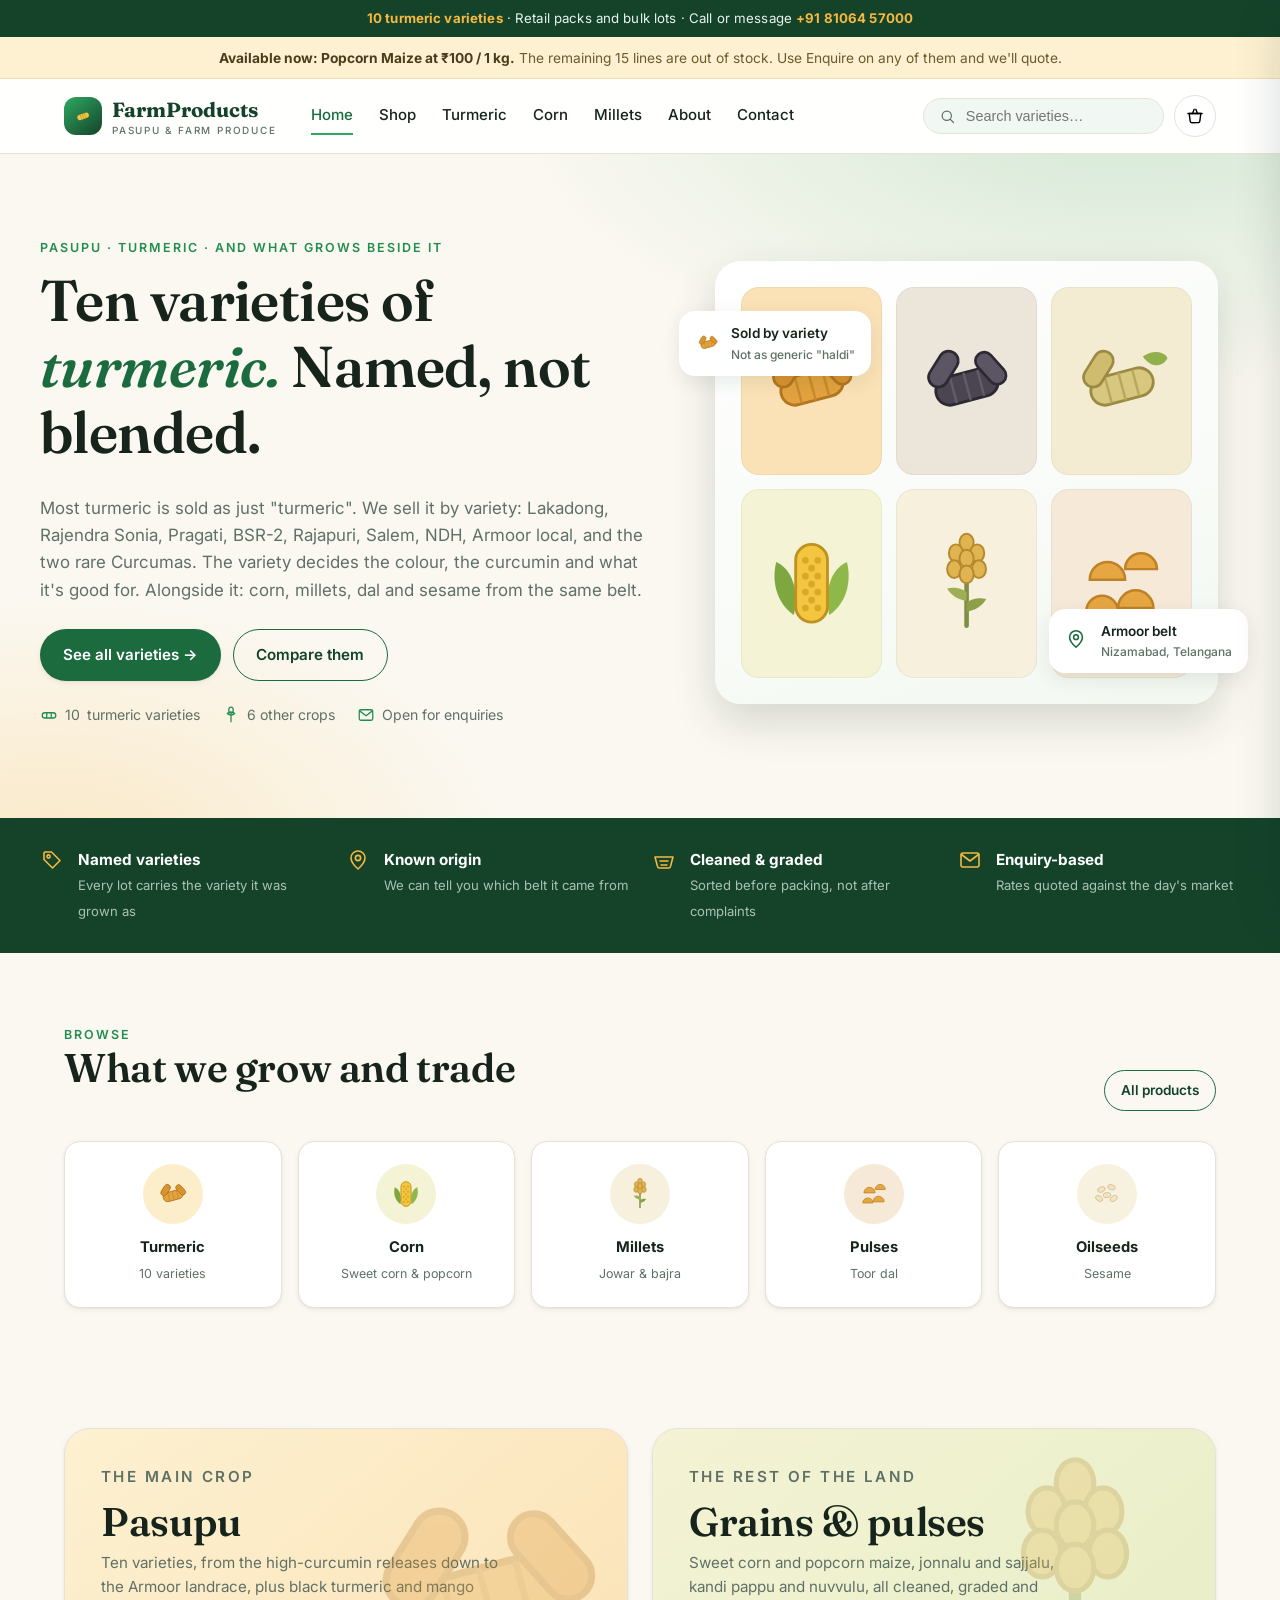
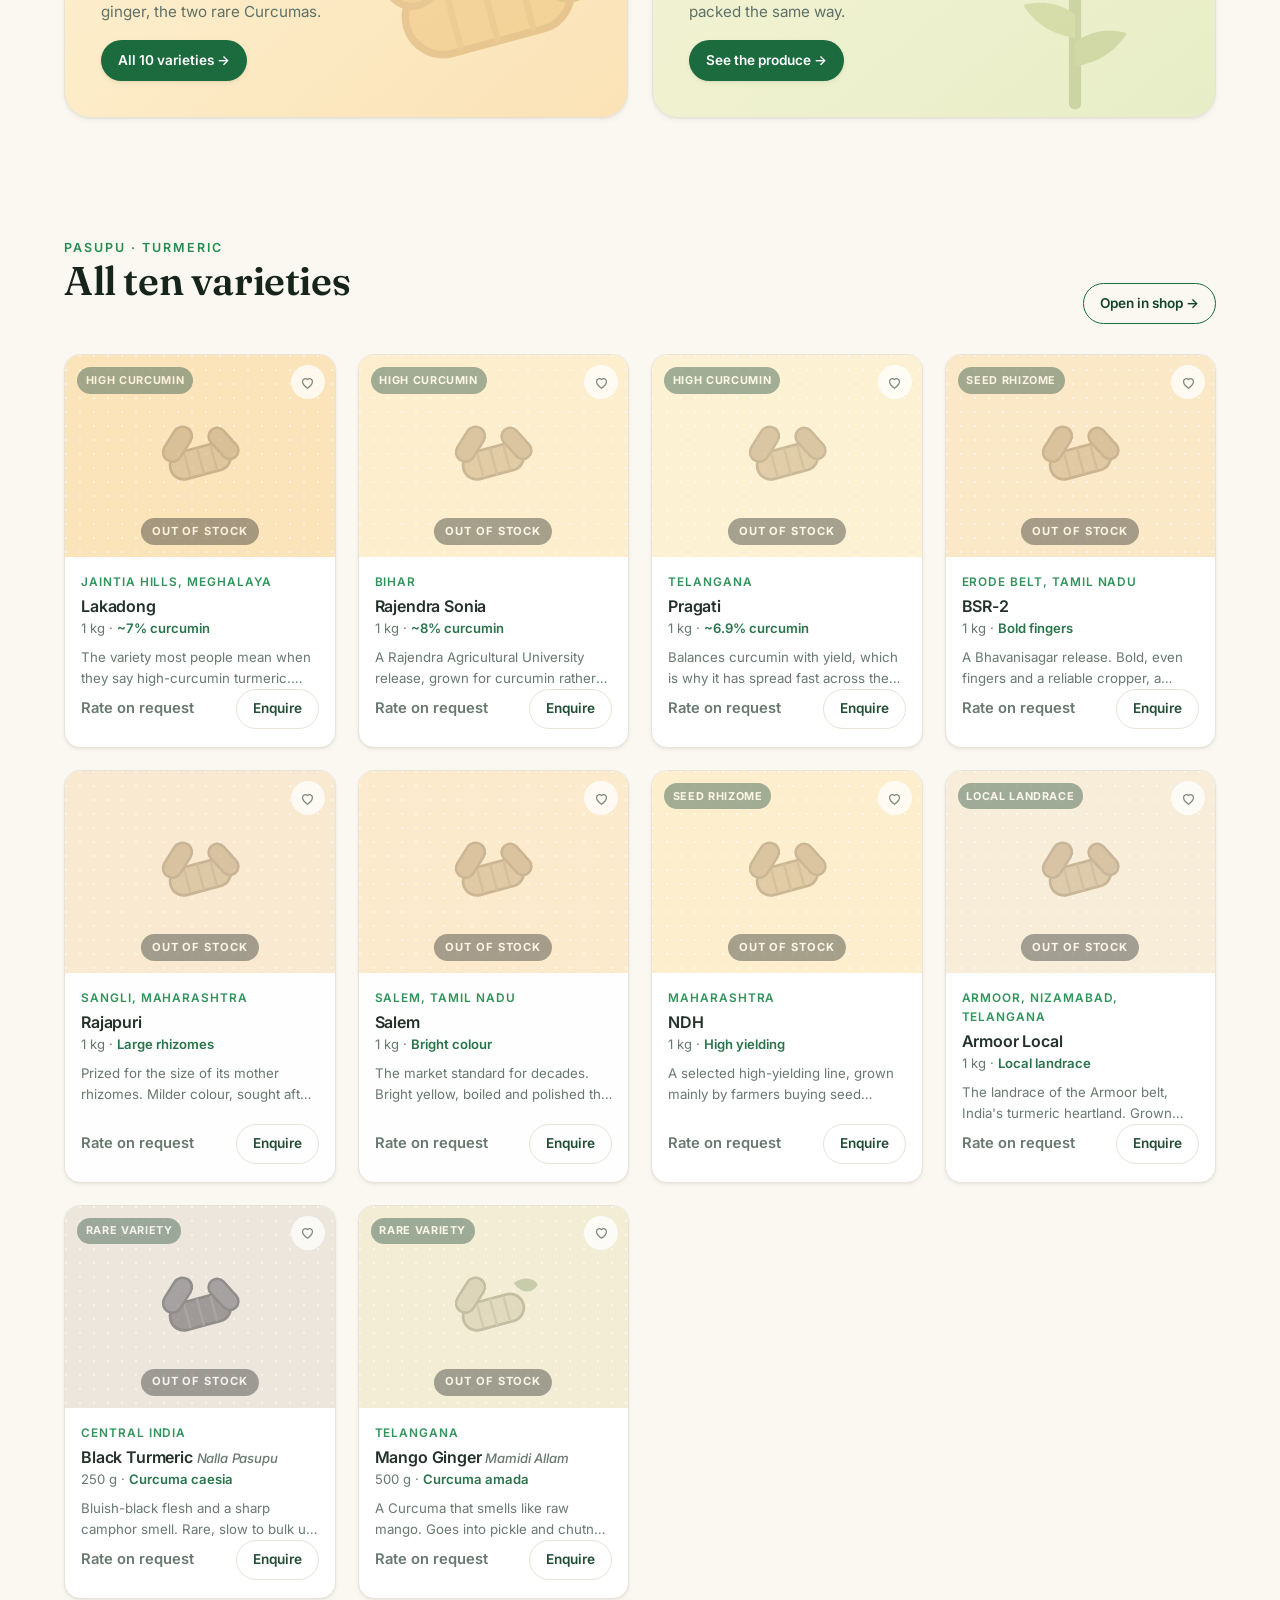
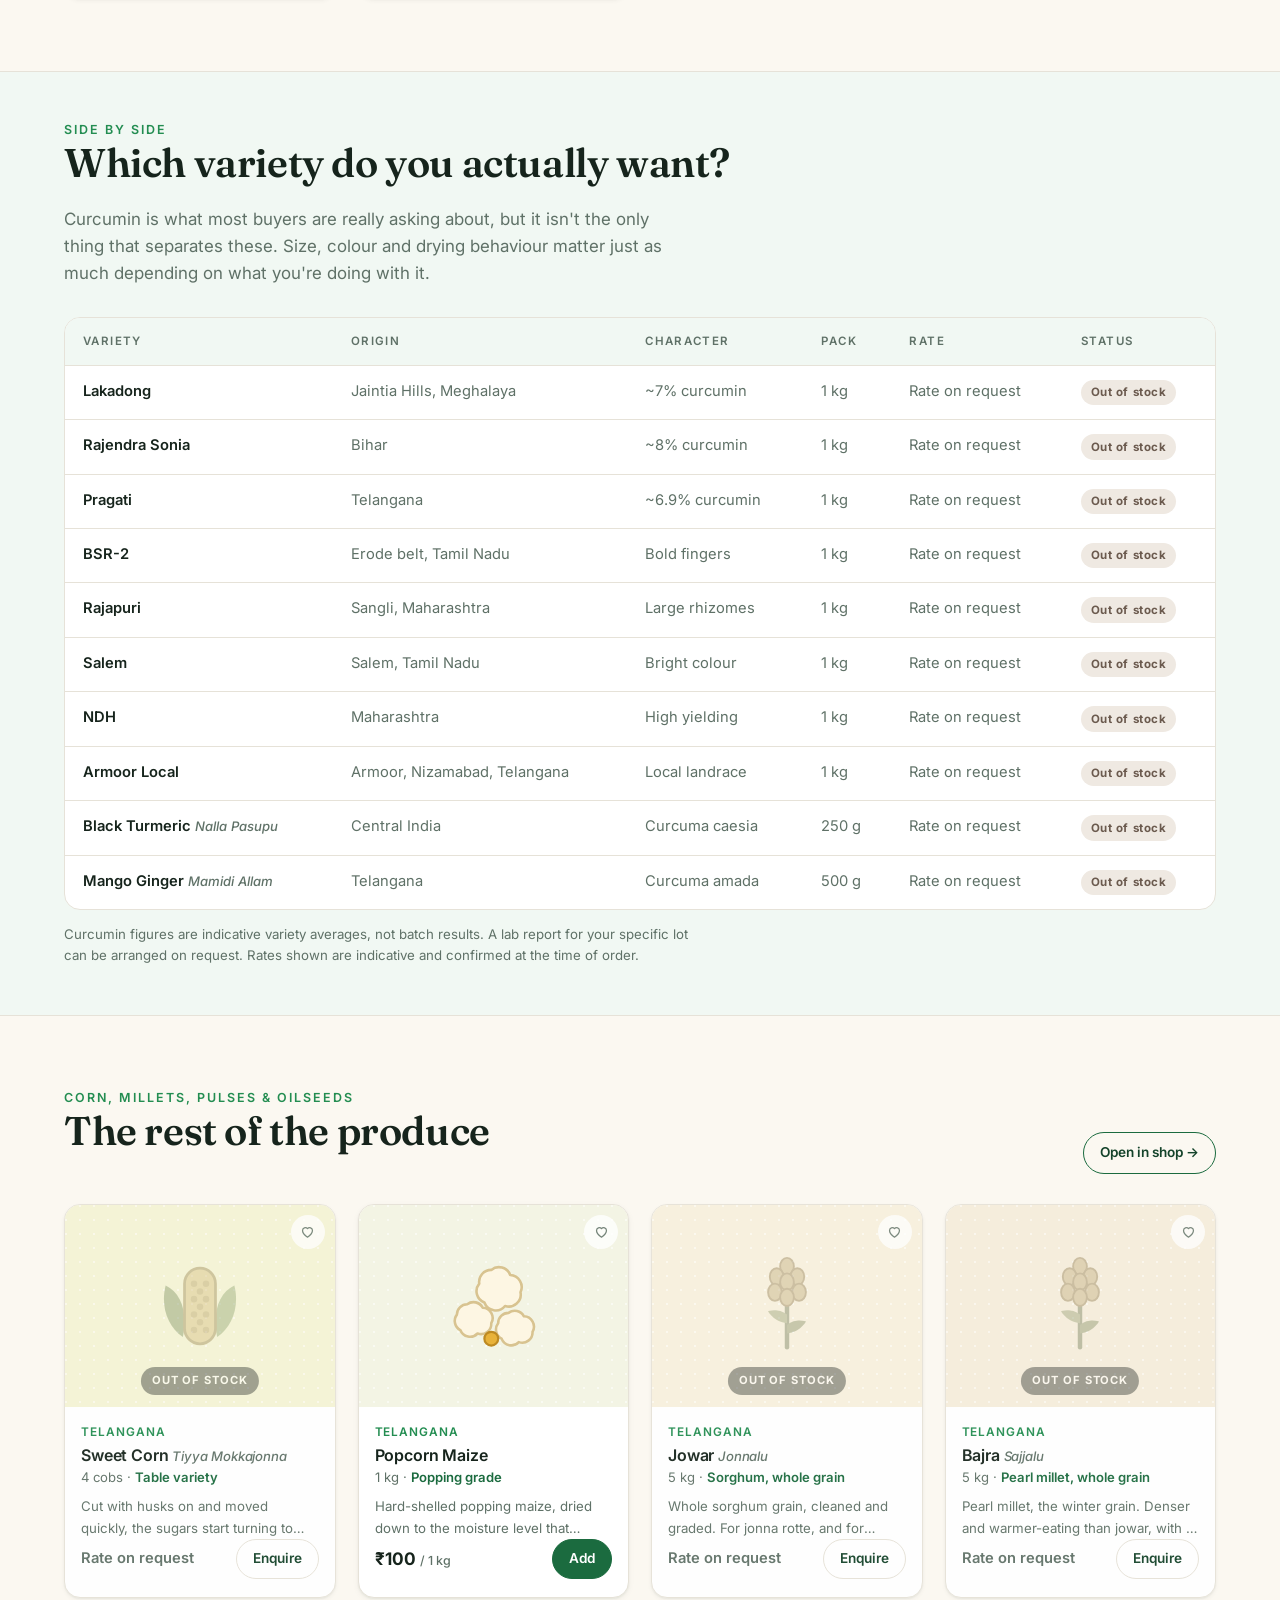
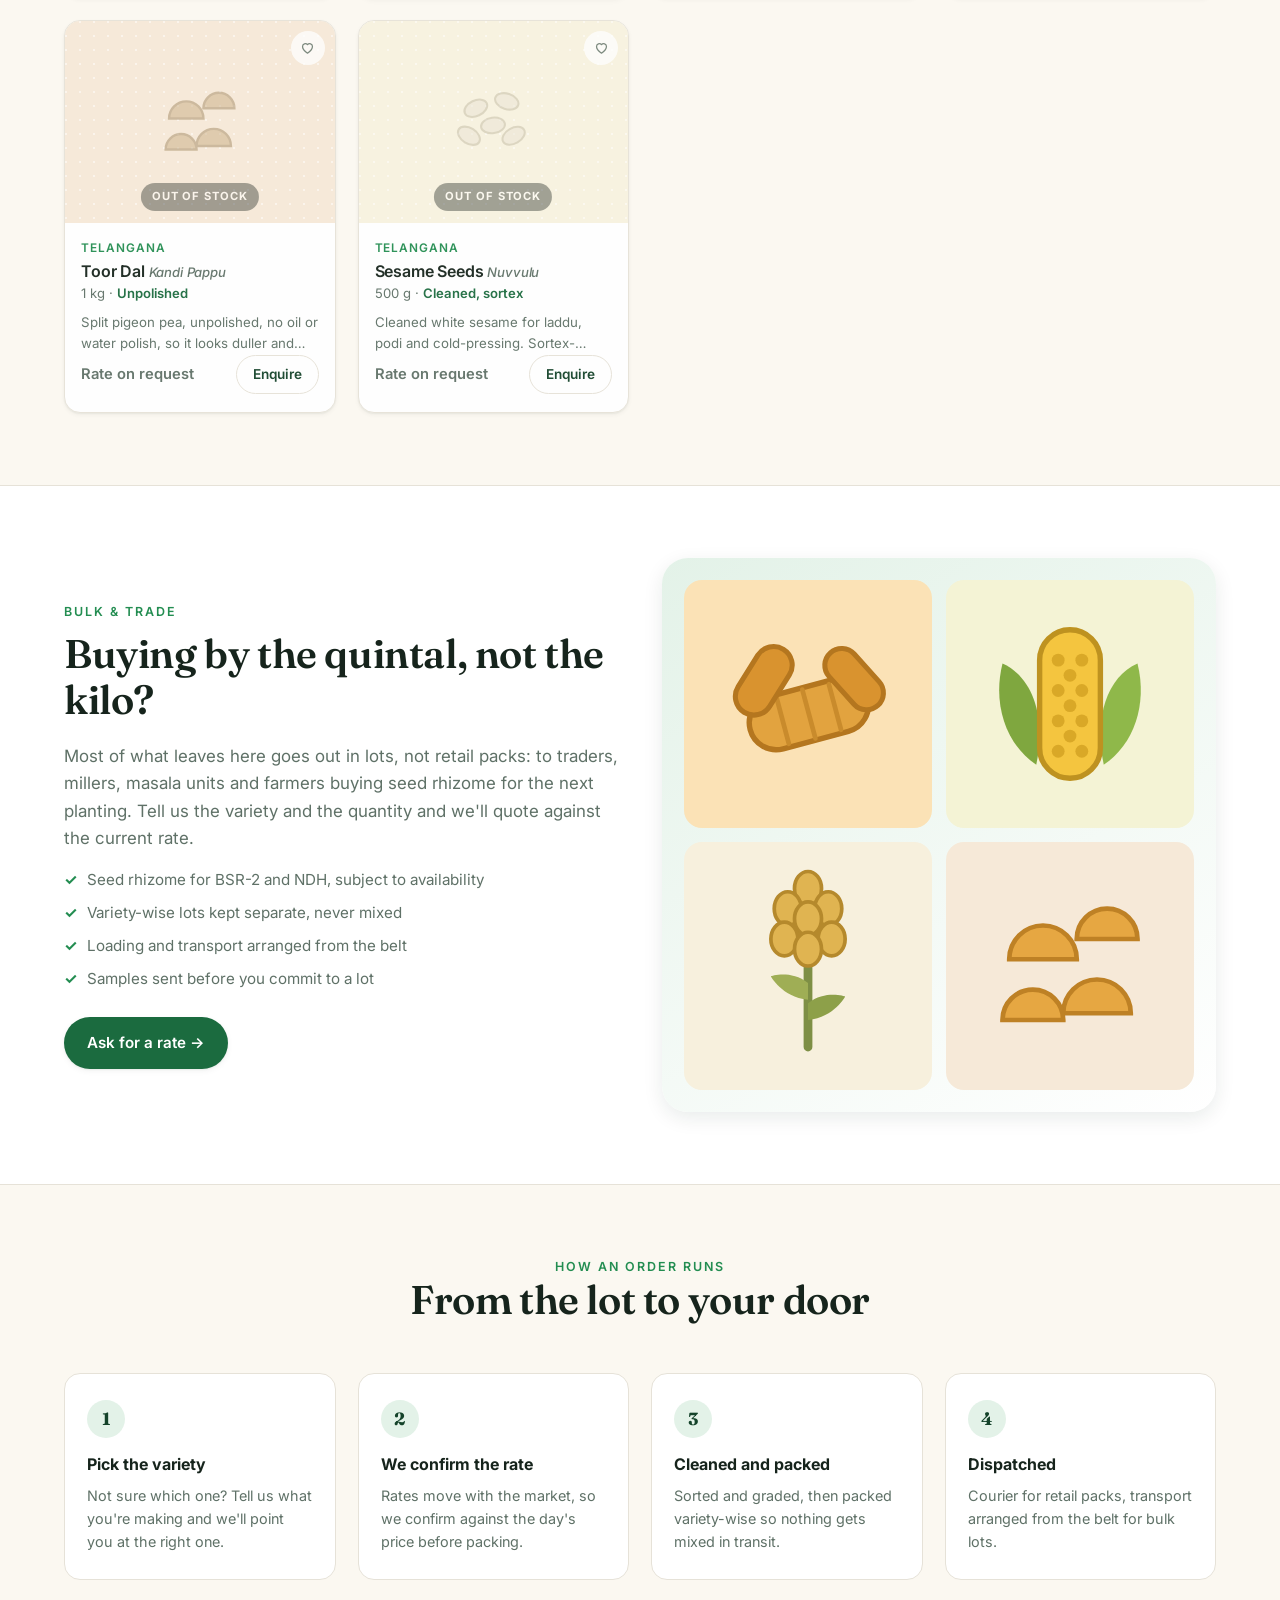
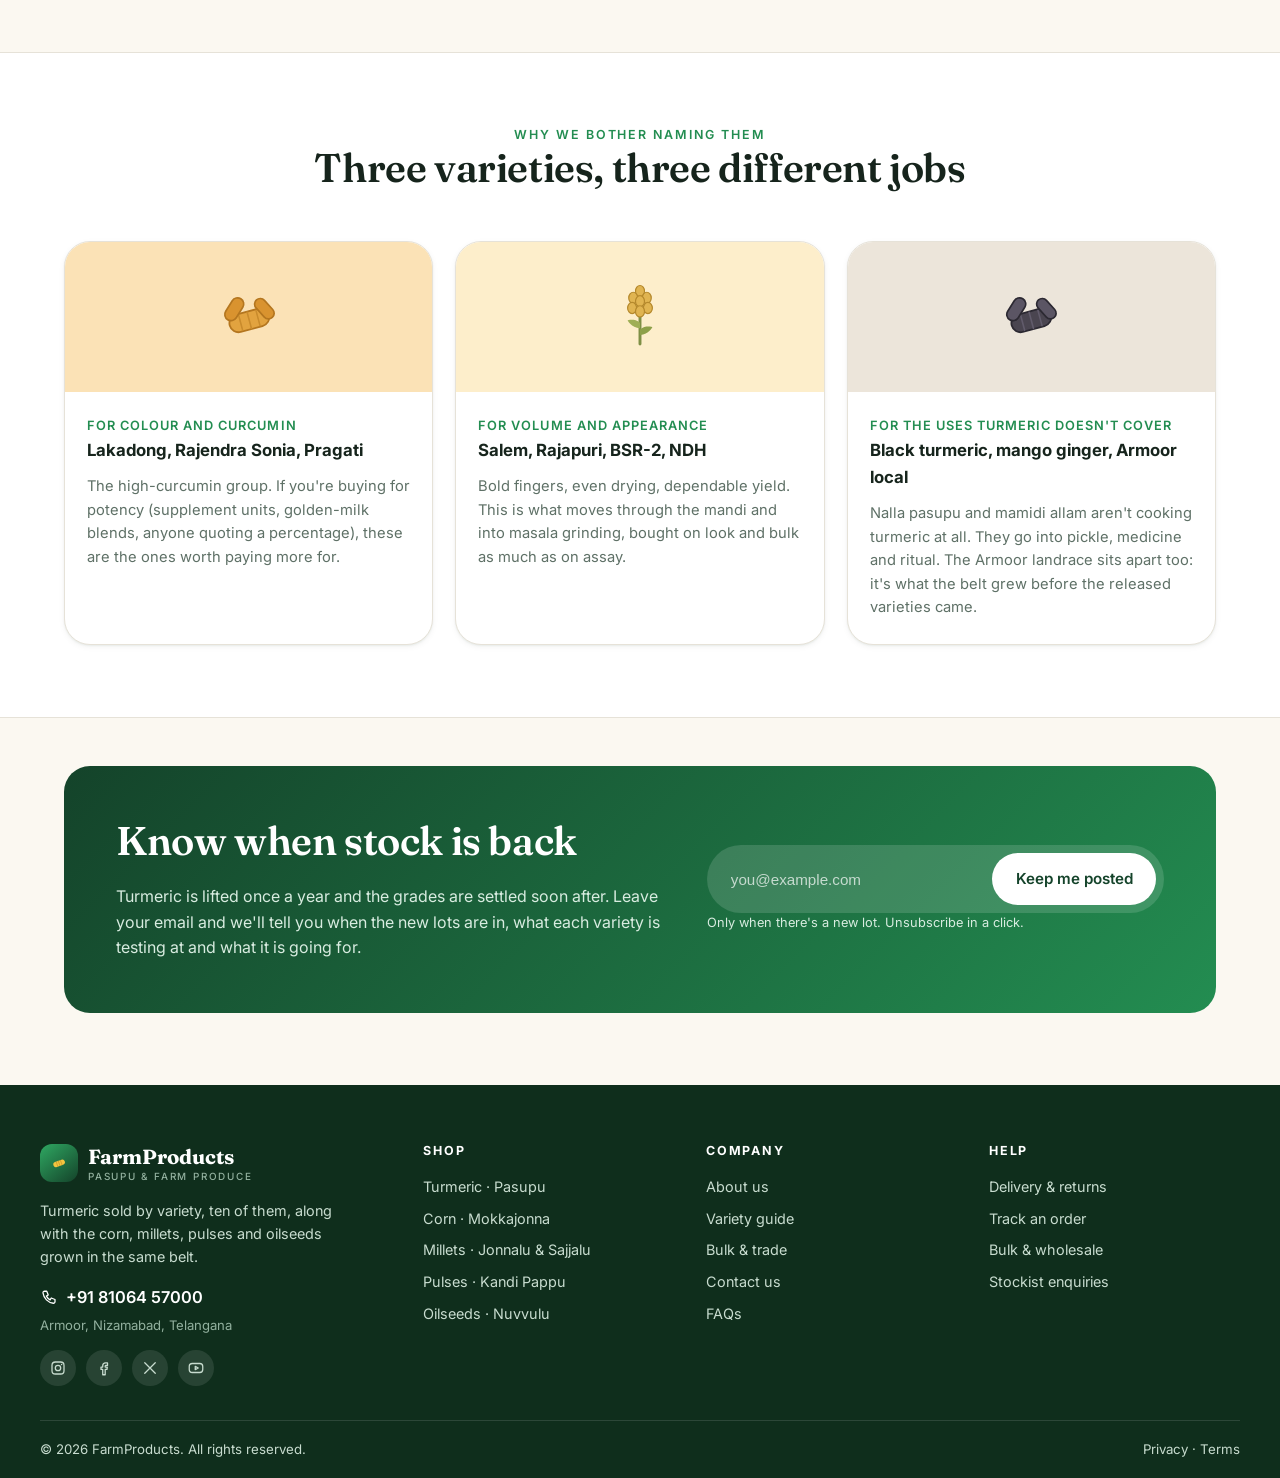
<file: index.html>
<!DOCTYPE html>
<html lang="en">
<head>
<meta charset="utf-8">
<meta name="viewport" content="width=device-width, initial-scale=1">
<title>FarmProducts: Turmeric Varieties, Millets and Farm Produce</title>
<meta name="description" content="Ten varieties of turmeric (Lakadong, Rajendra Sonia, Pragati, BSR-2, Rajapuri, Salem, NDH, Armoor local, black turmeric and mango ginger), alongside sweet corn, popcorn, jowar, bajra, toor dal and sesame.">
<link rel="preconnect" href="https://fonts.googleapis.com">
<link rel="preconnect" href="https://fonts.gstatic.com" crossorigin>
<link href="https://fonts.googleapis.com/css2?family=Fraunces:opsz,wght@9..144,500;9..144,600;9..144,700&family=Inter:wght@400;500;600;700&display=swap" rel="stylesheet">
<link rel="stylesheet" href="assets/css/styles.css?v=202610042200">
<link rel="icon" href="data:image/svg+xml,%3Csvg xmlns='http://www.w3.org/2000/svg' viewBox='0 0 64 64'%3E%3Crect width='64' height='64' rx='14' fill='%231b6b3f'/%3E%3Cg transform='rotate(-15 32 34)'%3E%3Crect x='16' y='27' width='32' height='15' rx='7.5' fill='%23f2c94c'/%3E%3Cpath d='M26 28v13M32 27.5v14M38 28v13' stroke='%23c9a02f' stroke-width='1.6'/%3E%3C/g%3E%3C/svg%3E">
</head>
<body>

<div class="topbar"><strong>10 turmeric varieties</strong> · Retail packs and bulk lots · Call or message <a class="topbar__tel" href="tel:+918106457000">+91 81064 57000</a></div>
<div class="stock-note" data-stock-note></div>

<header class="header">
  <div class="wrap header__inner">
    <a class="logo" href="index.html">
      <span class="logo__mark" data-art="logoMark"></span>
      <span>FarmProducts<small>Pasupu &amp; Farm Produce</small></span>
    </a>
    <nav class="nav">
      <a href="index.html" class="is-active">Home</a>
      <a href="shop.html">Shop</a>
      <a href="shop.html?cat=turmeric">Turmeric</a>
      <a href="shop.html?cat=corn">Corn</a>
      <a href="shop.html?cat=millets">Millets</a>
      <a href="about.html">About</a>
      <a href="contact.html">Contact</a>
    </nav>
    <div class="header__actions">
      <form class="search" data-header-search>
        <svg viewBox="0 0 24 24" class="ico"><circle cx="11" cy="11" r="6.5"/><path d="M16 16l4.5 4.5"/></svg><input type="search" placeholder="Search varieties…" aria-label="Search products">
      </form>
      <button class="icon-btn burger" data-burger aria-label="Menu"><svg viewBox="0 0 24 24" class="ico"><path d="M4 7h16M4 12h16M4 17h16"/></svg></button>
      <button class="icon-btn" data-open-cart aria-label="Open basket"><svg viewBox="0 0 24 24" class="ico"><path d="M5 9h14l-1.2 9.2A2 2 0 0 1 15.8 20H8.2a2 2 0 0 1-2-1.8L5 9z"/><path d="M9 9 11 4M15 9 13 4"/><path d="M3.5 9h17"/></svg>
        <span class="cart-count" data-cart-count style="display:none">0</span>
      </button>
    </div>
  </div>
</header>

<!-- ================= HERO ================= -->
<section class="hero">
  <div class="wrap hero__grid">
    <div>
      <p class="eyebrow">Pasupu · Turmeric · and what grows beside it</p>
      <h1>Ten varieties of <span>turmeric.</span> Named, not blended.</h1>
      <p class="lede">Most turmeric is sold as just "turmeric". We sell it by variety: Lakadong, Rajendra Sonia, Pragati, BSR-2, Rajapuri, Salem, NDH, Armoor local, and the two rare Curcumas. The variety decides the colour, the curcumin and what it's good for. Alongside it: corn, millets, dal and sesame from the same belt.</p>
      <div class="hero__cta">
        <a class="btn btn--primary" href="shop.html?cat=turmeric">See all varieties →</a>
        <a class="btn btn--ghost" href="#varieties">Compare them</a>
      </div>
      <ul class="hero__points">
        <li><i><svg viewBox="0 0 24 24" class="ico"><rect x="3" y="9" width="18" height="7" rx="3.5"/><path d="M9 9.5v6M15 9.5v6"/></svg></i> <span data-variety-count>10</span> turmeric varieties</li>
        <li><i><svg viewBox="0 0 24 24" class="ico"><path d="M12 21v-9"/><path d="M12 12c-3 0-5-2-5-2s2-2 5-2 5 2 5 2-2 2-5 2z"/><ellipse cx="12" cy="5.5" rx="3" ry="4"/></svg></i> 6 other crops</li>
        <li><i><svg viewBox="0 0 24 24" class="ico"><rect x="3" y="5" width="18" height="14" rx="2"/><path d="M3.5 6.5 12 13l8.5-6.5"/></svg></i> Open for enquiries</li>
      </ul>
    </div>
    <div class="hero__art">
      <div class="hero__basket">
        <div class="hero__tile" style="background:#fbe2b6" data-art="turmeric"></div>
        <div class="hero__tile" style="background:#ece5da" data-art="turmericBlack"></div>
        <div class="hero__tile" style="background:#f3ecd3" data-art="mangoGinger"></div>
        <div class="hero__tile" style="background:#f4f3d5" data-art="corn"></div>
        <div class="hero__tile" style="background:#f7f0dd" data-art="millet"></div>
        <div class="hero__tile" style="background:#f6e9d8" data-art="pulse"></div>
      </div>
      <div class="hero__badge hero__badge--a"><span data-art="turmeric"></span><div>Sold by variety<small>Not as generic "haldi"</small></div></div>
      <div class="hero__badge hero__badge--b"><span><svg viewBox="0 0 24 24" class="ico"><path d="M12 21s7-6.2 7-11a7 7 0 1 0-14 0c0 4.8 7 11 7 11z"/><circle cx="12" cy="10" r="2.6"/></svg></span><div>Armoor belt<small>Nizamabad, Telangana</small></div></div>
    </div>
  </div>
</section>

<!-- ================= TRUST ================= -->
<section class="trust">
  <div class="wrap trust__grid">
    <div class="trust__item"><span><svg viewBox="0 0 24 24" class="ico"><path d="M4 11.5V5a1 1 0 0 1 1-1h6.5L20 12.5 12.5 20 4 11.5z"/><circle cx="8.5" cy="8.5" r="1.6"/></svg></span><div><b>Named varieties</b><small>Every lot carries the variety it was grown as</small></div></div>
    <div class="trust__item"><span><svg viewBox="0 0 24 24" class="ico"><path d="M12 21s7-6.2 7-11a7 7 0 1 0-14 0c0 4.8 7 11 7 11z"/><circle cx="12" cy="10" r="2.6"/></svg></span><div><b>Known origin</b><small>We can tell you which belt it came from</small></div></div>
    <div class="trust__item"><span><svg viewBox="0 0 24 24" class="ico"><path d="M3 9h18l-2.5 9.4A2 2 0 0 1 16.6 20H7.4a2 2 0 0 1-1.9-1.6L3 9z"/><path d="M8 13h8M9 17h6"/></svg></span><div><b>Cleaned &amp; graded</b><small>Sorted before packing, not after complaints</small></div></div>
    <div class="trust__item"><span><svg viewBox="0 0 24 24" class="ico"><rect x="3" y="5" width="18" height="14" rx="2"/><path d="M3.5 6.5 12 13l8.5-6.5"/></svg></span><div><b>Enquiry-based</b><small>Rates quoted against the day's market</small></div></div>
  </div>
</section>

<!-- ================= CATEGORIES ================= -->
<section class="section">
  <div class="wrap">
    <div class="sec-head">
      <div>
        <p class="eyebrow">Browse</p>
        <h2>What we grow and trade</h2>
      </div>
      <a class="btn btn--ghost btn--sm" href="shop.html">All products</a>
    </div>
    <div class="cats" data-cats></div>
  </div>
</section>

<!-- ================= SPLIT ================= -->
<section class="section section--tight">
  <div class="wrap">
    <div class="split" style="gap:24px">
      <a href="shop.html?cat=turmeric" class="crop" style="background:linear-gradient(140deg,#fdf1d1,#fbe2b6)">
        <div>
          <p class="eyebrow">The main crop</p>
          <h2>Pasupu</h2>
          <p>Ten varieties, from the high-curcumin releases down to the Armoor landrace, plus black turmeric and mango ginger, the two rare Curcumas.</p>
          <span class="btn btn--primary btn--sm">All 10 varieties →</span>
        </div>
        <span class="crop__ico" data-art="turmeric"></span>
      </a>
      <a href="shop.html?cat=millets" class="crop" style="background:linear-gradient(140deg,#f4f3d5,#e7eec6)">
        <div>
          <p class="eyebrow">The rest of the land</p>
          <h2>Grains &amp; pulses</h2>
          <p>Sweet corn and popcorn maize, jonnalu and sajjalu, kandi pappu and nuvvulu, all cleaned, graded and packed the same way.</p>
          <span class="btn btn--primary btn--sm">See the produce →</span>
        </div>
        <span class="crop__ico" data-art="millet"></span>
      </a>
    </div>
  </div>
</section>

<!-- ================= TURMERIC ================= -->
<section class="section" id="turmeric">
  <div class="wrap">
    <div class="sec-head">
      <div>
        <p class="eyebrow">Pasupu · Turmeric</p>
        <h2>All ten varieties</h2>
      </div>
      <a class="btn btn--ghost btn--sm" href="shop.html?cat=turmeric">Open in shop →</a>
    </div>
    <div class="grid-products" data-turmeric></div>
  </div>
</section>

<!-- ================= VARIETY TABLE ================= -->
<section class="section section--tight" id="varieties" style="background:var(--green-50);border-block:1px solid var(--line)">
  <div class="wrap">
    <div class="sec-head">
      <div>
        <p class="eyebrow">Side by side</p>
        <h2>Which variety do you actually want?</h2>
        <p class="lede">Curcumin is what most buyers are really asking about, but it isn't the only thing that separates these. Size, colour and drying behaviour matter just as much depending on what you're doing with it.</p>
      </div>
    </div>
    <div class="table-scroll">
      <table class="vtable" data-variety-table></table>
    </div>
    <p class="table-note">Curcumin figures are indicative variety averages, not batch results. A lab report for your specific lot can be arranged on request. Rates shown are indicative and confirmed at the time of order.</p>
  </div>
</section>

<!-- ================= OTHER PRODUCE ================= -->
<section class="section" id="produce">
  <div class="wrap">
    <div class="sec-head">
      <div>
        <p class="eyebrow">Corn, millets, pulses &amp; oilseeds</p>
        <h2>The rest of the produce</h2>
      </div>
      <a class="btn btn--ghost btn--sm" href="shop.html">Open in shop →</a>
    </div>
    <div class="grid-products" data-other></div>
  </div>
</section>

<!-- ================= BULK ================= -->
<section class="section" id="bulk" style="background:#fff;border-block:1px solid var(--line)">
  <div class="wrap">
    <div class="split">
      <div>
        <p class="eyebrow">Bulk &amp; trade</p>
        <h2>Buying by the quintal, not the kilo?</h2>
        <p class="lede">Most of what leaves here goes out in lots, not retail packs: to traders, millers, masala units and farmers buying seed rhizome for the next planting. Tell us the variety and the quantity and we'll quote against the current rate.</p>
        <ul class="tick-list">
          <li>Seed rhizome for BSR-2 and NDH, subject to availability</li>
          <li>Variety-wise lots kept separate, never mixed</li>
          <li>Loading and transport arranged from the belt</li>
          <li>Samples sent before you commit to a lot</li>
        </ul>
        <a class="btn btn--primary" href="contact.html">Ask for a rate →</a>
      </div>
      <div class="art-panel">
        <div style="background:#fbe2b6" data-art="turmeric"></div>
        <div style="background:#f4f3d5" data-art="corn"></div>
        <div style="background:#f7f0dd" data-art="millet"></div>
        <div style="background:#f6e9d8" data-art="pulse"></div>
      </div>
    </div>
  </div>
</section>

<!-- ================= HOW IT WORKS ================= -->
<section class="section">
  <div class="wrap">
    <div class="sec-head center" style="flex-direction:column;align-items:center">
      <div><p class="eyebrow">How an order runs</p><h2>From the lot to your door</h2></div>
    </div>
    <div class="steps">
      <div class="step"><b>Pick the variety</b><p>Not sure which one? Tell us what you're making and we'll point you at the right one.</p></div>
      <div class="step"><b>We confirm the rate</b><p>Rates move with the market, so we confirm against the day's price before packing.</p></div>
      <div class="step"><b>Cleaned and packed</b><p>Sorted and graded, then packed variety-wise so nothing gets mixed in transit.</p></div>
      <div class="step"><b>Dispatched</b><p>Courier for retail packs, transport arranged from the belt for bulk lots.</p></div>
    </div>
  </div>
</section>

<!-- ================= WHY VARIETY ================= -->
<section class="section" style="background:#fff;border-block:1px solid var(--line)">
  <div class="wrap">
    <div class="sec-head center" style="flex-direction:column;align-items:center">
      <div><p class="eyebrow">Why we bother naming them</p><h2>Three varieties, three different jobs</h2></div>
    </div>
    <div class="farmers">
      <article class="farmer">
        <div class="farmer__top" style="background:#fbe2b6" data-art="turmeric"></div>
        <div class="farmer__body">
          <em>For colour and curcumin</em>
          <b>Lakadong, Rajendra Sonia, Pragati</b>
          <p>The high-curcumin group. If you're buying for potency (supplement units, golden-milk blends, anyone quoting a percentage), these are the ones worth paying more for.</p>
        </div>
      </article>
      <article class="farmer">
        <div class="farmer__top" style="background:#fdeecb" data-art="millet"></div>
        <div class="farmer__body">
          <em>For volume and appearance</em>
          <b>Salem, Rajapuri, BSR-2, NDH</b>
          <p>Bold fingers, even drying, dependable yield. This is what moves through the mandi and into masala grinding, bought on look and bulk as much as on assay.</p>
        </div>
      </article>
      <article class="farmer">
        <div class="farmer__top" style="background:#ece5da" data-art="turmericBlack"></div>
        <div class="farmer__body">
          <em>For the uses turmeric doesn't cover</em>
          <b>Black turmeric, mango ginger, Armoor local</b>
          <p>Nalla pasupu and mamidi allam aren't cooking turmeric at all. They go into pickle, medicine and ritual. The Armoor landrace sits apart too: it's what the belt grew before the released varieties came.</p>
        </div>
      </article>
    </div>
  </div>
</section>

<!-- ================= CTA ================= -->
<section class="section section--tight">
  <div class="wrap">
    <div class="band">
      <div>
        <h2>Know when stock is back</h2>
        <p>Turmeric is lifted once a year and the grades are settled soon after. Leave your email and we'll tell you when the new lots are in, what each variety is testing at and what it is going for.</p>
      </div>
      <div>
        <form class="newsletter" data-fake-form="Thanks, we'll be in touch when the new crop is in.">
          <input type="email" required placeholder="you@example.com" aria-label="Email address">
          <button class="btn btn--light" type="submit">Keep me posted</button>
        </form>
        <p class="form-note">Only when there's a new lot. Unsubscribe in a click.</p>
      </div>
    </div>
  </div>
</section>

<footer class="footer">
  <div class="wrap footer__grid">
    <div>
      <a class="logo" href="index.html"><span class="logo__mark" data-art="logoMark"></span><span>FarmProducts<small>Pasupu &amp; Farm Produce</small></span></a>
      <p style="margin-top:14px">Turmeric sold by variety, ten of them, along with the corn, millets, pulses and oilseeds grown in the same belt.</p>
      <p class="footer__tel"><a href="tel:+918106457000"><svg viewBox="0 0 24 24" class="ico"><path d="M6 3h3l2 5-2.5 1.5a12 12 0 0 0 5 5L15 12l5 2v3a2 2 0 0 1-2.2 2A16 16 0 0 1 4 5.2 2 2 0 0 1 6 3z"/></svg> +91 81064 57000</a><small>Armoor, Nizamabad, Telangana</small></p>
      <div class="socials">
        <a href="#" aria-label="Instagram"><svg viewBox="0 0 24 24" class="ico"><rect x="4" y="4" width="16" height="16" rx="4.5"/><circle cx="12" cy="12" r="3.6"/><circle cx="16.8" cy="7.2" r="1" fill="currentColor" stroke="none"/></svg></a><a href="#" aria-label="Facebook"><svg viewBox="0 0 24 24" class="ico"><path d="M14.5 8.5h2.2V5.2h-2.6c-2.3 0-3.8 1.5-3.8 3.9v1.6H8v3.2h2.3V21h3.3v-7.1h2.4l.4-3.2h-2.8V9.6c0-.7.3-1.1.9-1.1z"/></svg></a>
        <a href="#" aria-label="X"><svg viewBox="0 0 24 24" class="ico"><path d="M5 5l14 14M19 5 5 19"/></svg></a><a href="#" aria-label="YouTube"><svg viewBox="0 0 24 24" class="ico"><rect x="3" y="6" width="18" height="12" rx="4"/><path d="M11 9.8l4 2.2-4 2.2V9.8z"/></svg></a>
      </div>
    </div>
    <div>
      <h5>Shop</h5>
      <ul>
        <li><a href="shop.html?cat=turmeric">Turmeric · Pasupu</a></li>
        <li><a href="shop.html?cat=corn">Corn · Mokkajonna</a></li>
        <li><a href="shop.html?cat=millets">Millets · Jonnalu &amp; Sajjalu</a></li>
        <li><a href="shop.html?cat=pulses">Pulses · Kandi Pappu</a></li>
        <li><a href="shop.html?cat=oilseeds">Oilseeds · Nuvvulu</a></li>
      </ul>
    </div>
    <div>
      <h5>Company</h5>
      <ul>
        <li><a href="about.html">About us</a></li>
        <li><a href="index.html#varieties">Variety guide</a></li>
        <li><a href="index.html#bulk">Bulk &amp; trade</a></li>
        <li><a href="contact.html">Contact us</a></li>
        <li><a href="contact.html#faq">FAQs</a></li>
      </ul>
    </div>
    <div>
      <h5>Help</h5>
      <ul>
        <li><a href="contact.html#faq">Delivery &amp; returns</a></li>
        <li><a href="contact.html#faq">Track an order</a></li>
        <li><a href="contact.html">Bulk &amp; wholesale</a></li>
        <li><a href="contact.html">Stockist enquiries</a></li>
      </ul>
    </div>
  </div>
  <div class="wrap footer__bottom">
    <span>© <span data-year>2026</span> FarmProducts. All rights reserved.</span>
    <span>Privacy · Terms</span>
  </div>
</footer>

<!-- ================= CART ================= -->
<div class="overlay" data-overlay data-close-cart></div>
<aside class="drawer" data-drawer aria-label="Shopping basket">
  <div class="drawer__head">
    <h3>Your basket</h3>
    <button class="drawer__close" data-close-cart aria-label="Close"><svg viewBox="0 0 24 24" class="ico"><path d="M6 6l12 12M18 6L6 18"/></svg></button>
  </div>
  <div class="drawer__body" data-cart-body></div>
  <div class="drawer__foot">
    <div class="row"><span>Subtotal</span><span data-sub>₹0</span></div>
    <div class="row"><span>Delivery</span><span data-ship>Free</span></div>
    <div class="row row--total"><span>Total</span><span data-total>₹0</span></div>
    <p class="form-note" style="color:var(--green-700);margin:-.6rem 0 .9rem" data-ship-note></p>
    <button class="btn btn--primary btn--block" data-checkout>Checkout</button>
  </div>
</aside>

<div class="toast" data-toast></div>

<script src="assets/js/icons.js"></script>
<script src="assets/js/data.js?v=202610042200"></script>
<script src="assets/js/app.js?v=202610042200"></script>
</body>
</html>
</file>
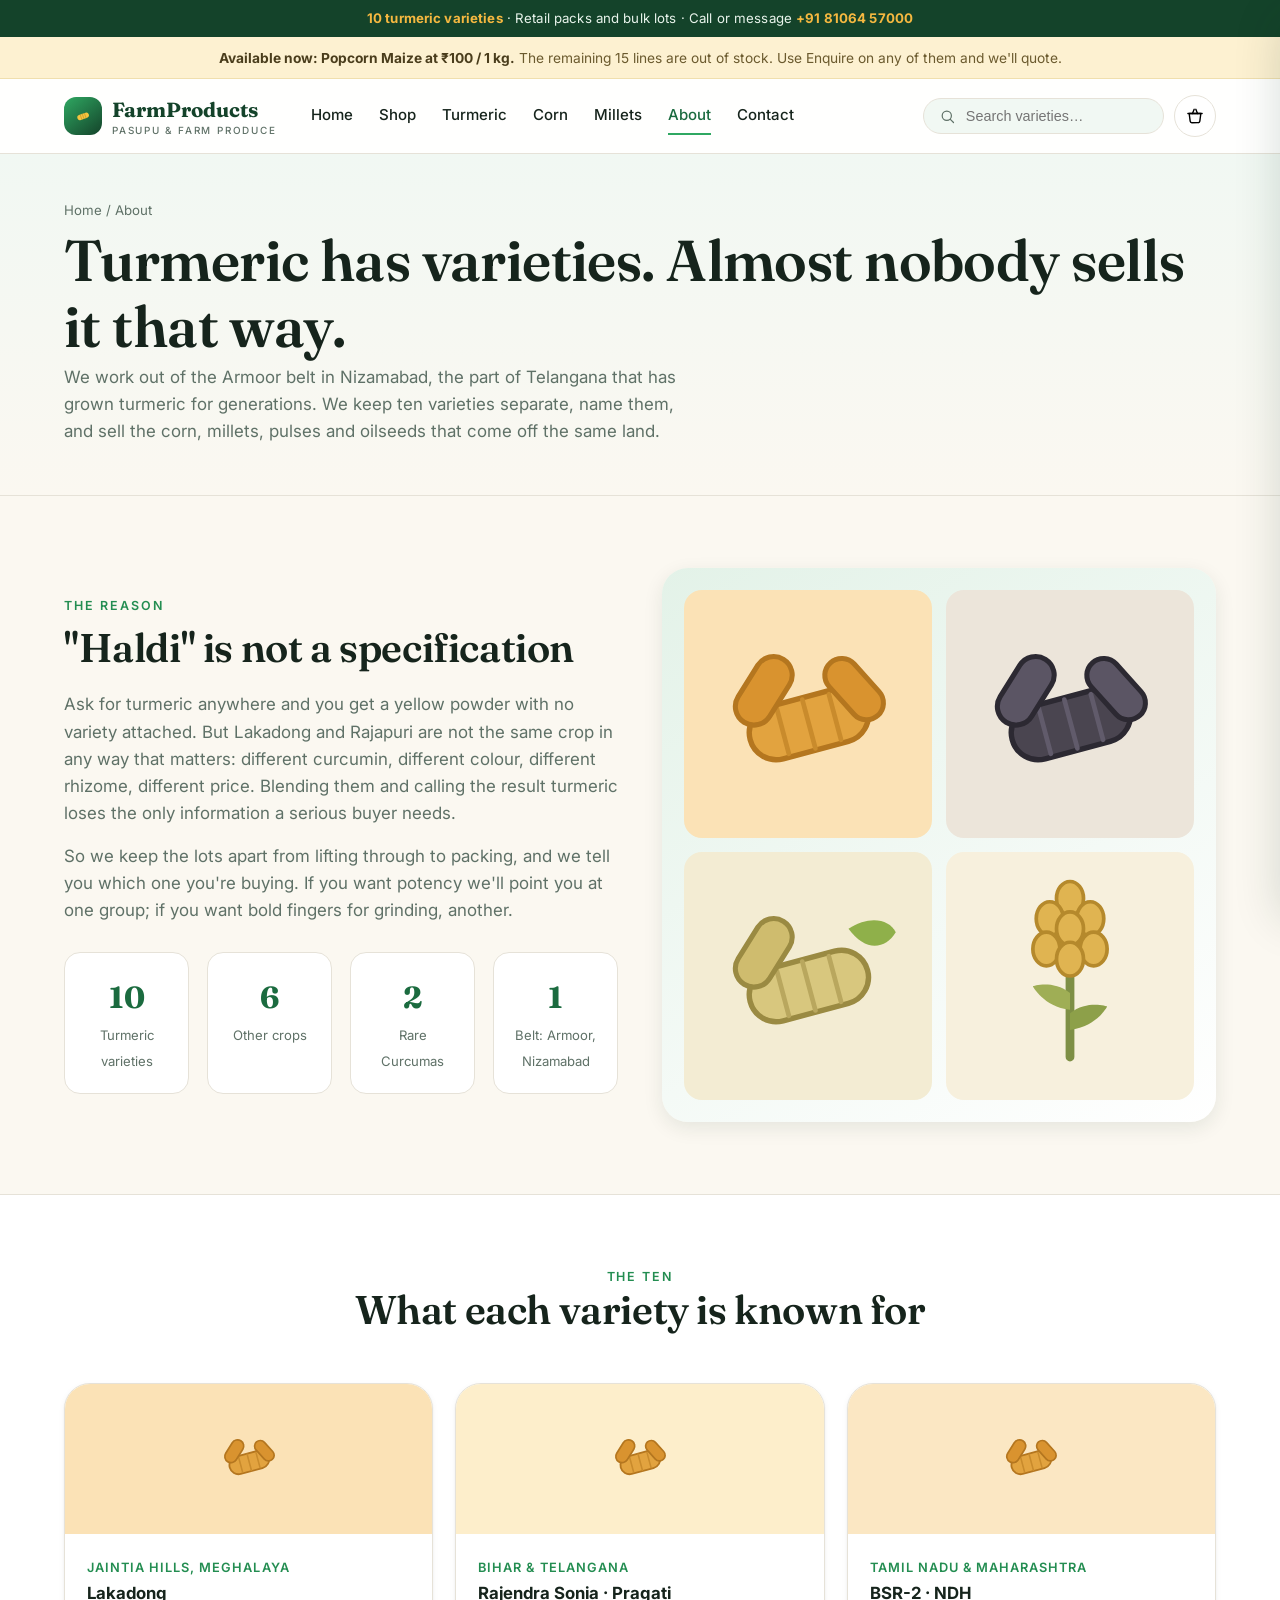
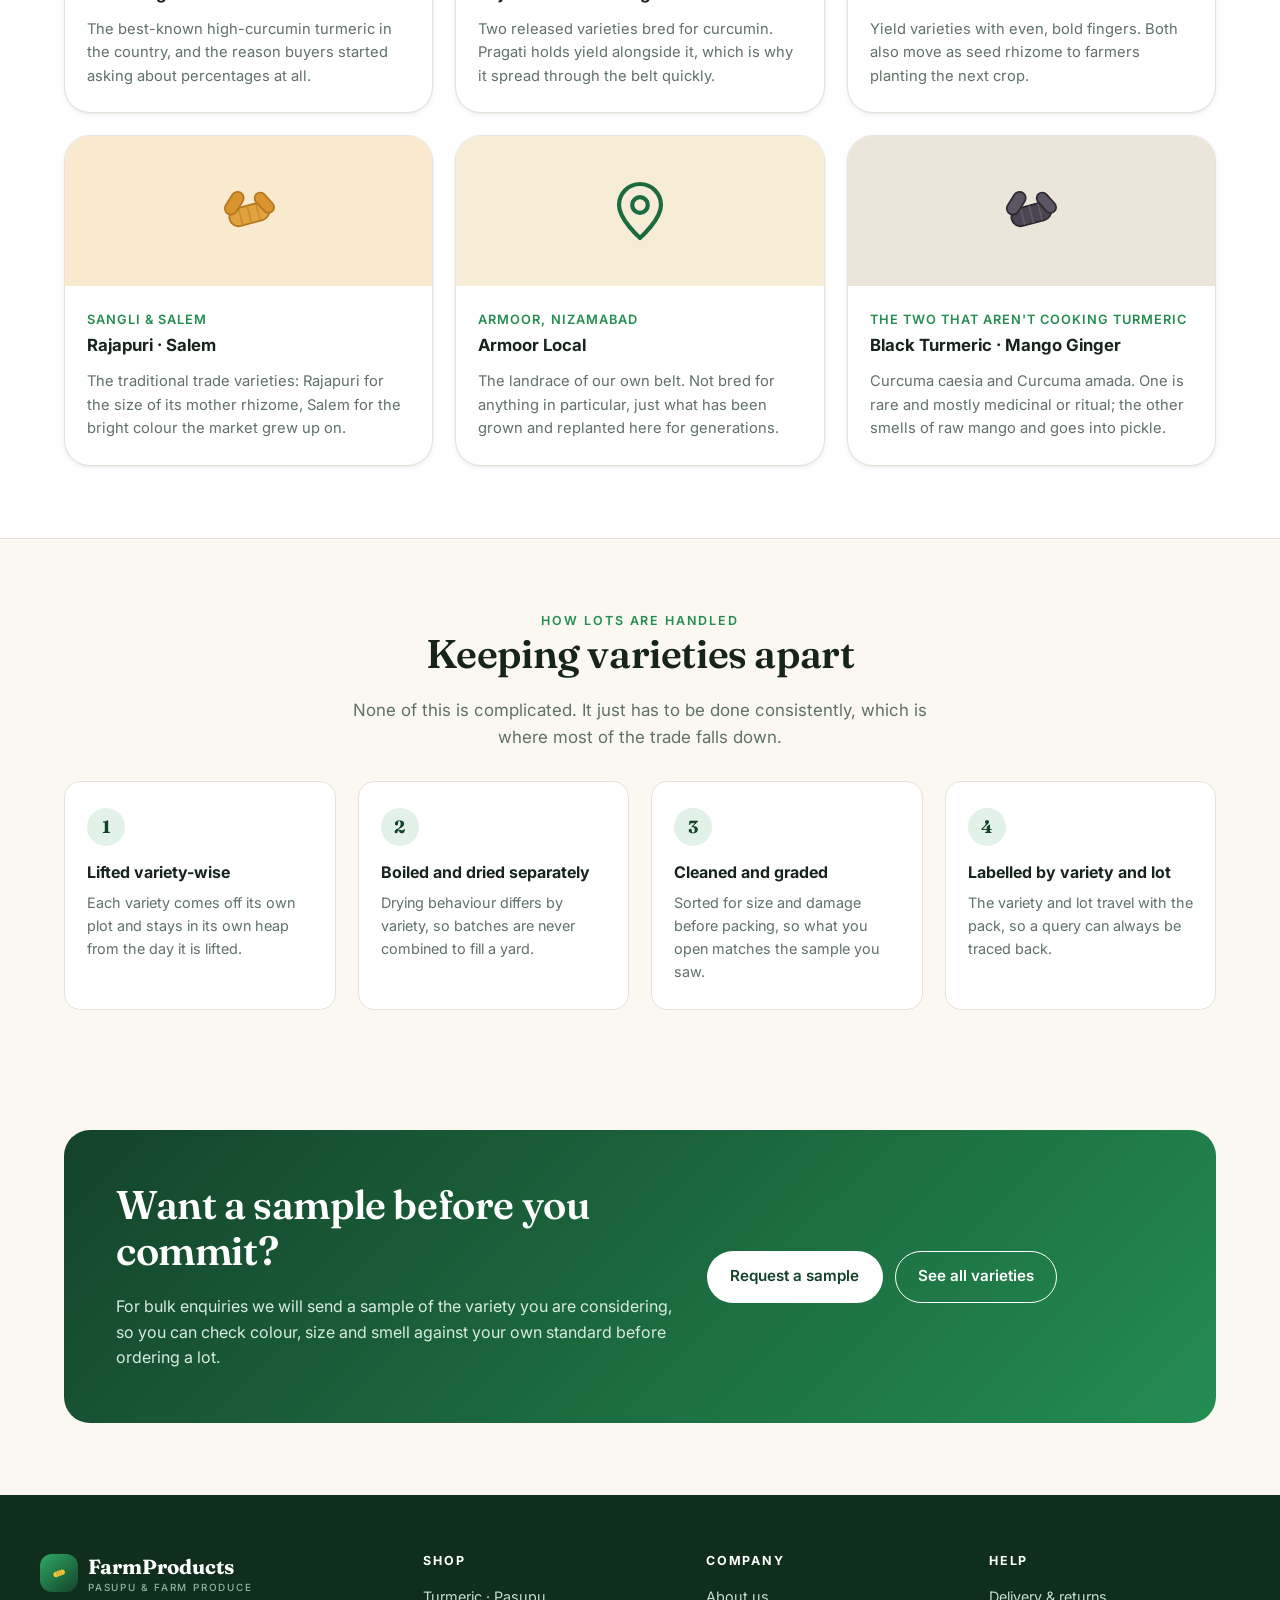
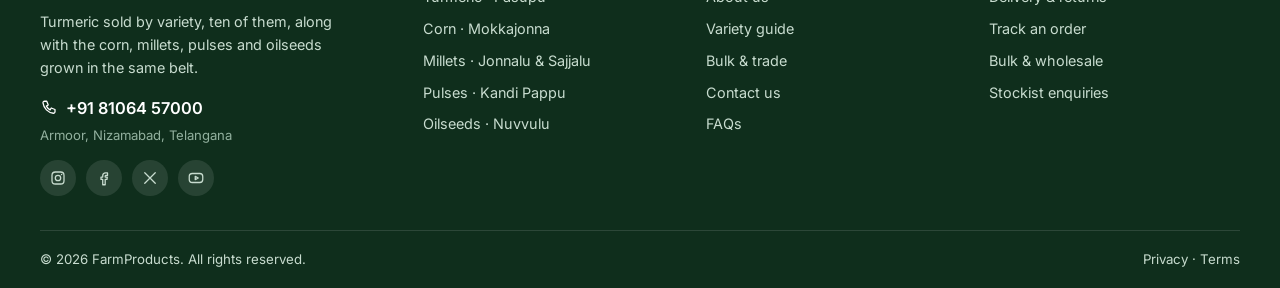
<file: about.html>
<!DOCTYPE html>
<html lang="en">
<head>
<meta charset="utf-8">
<meta name="viewport" content="width=device-width, initial-scale=1">
<title>About FarmProducts: Turmeric by Variety</title>
<meta name="description" content="Why FarmProducts sells turmeric by named variety rather than as generic haldi, what the ten varieties are for, and how lots are graded and kept separate.">
<link rel="preconnect" href="https://fonts.googleapis.com">
<link rel="preconnect" href="https://fonts.gstatic.com" crossorigin>
<link href="https://fonts.googleapis.com/css2?family=Fraunces:opsz,wght@9..144,500;9..144,600;9..144,700&family=Inter:wght@400;500;600;700&display=swap" rel="stylesheet">
<link rel="stylesheet" href="assets/css/styles.css?v=202610042200">
<link rel="icon" href="data:image/svg+xml,%3Csvg xmlns='http://www.w3.org/2000/svg' viewBox='0 0 64 64'%3E%3Crect width='64' height='64' rx='14' fill='%231b6b3f'/%3E%3Cg transform='rotate(-15 32 34)'%3E%3Crect x='16' y='27' width='32' height='15' rx='7.5' fill='%23f2c94c'/%3E%3Cpath d='M26 28v13M32 27.5v14M38 28v13' stroke='%23c9a02f' stroke-width='1.6'/%3E%3C/g%3E%3C/svg%3E">
</head>
<body>
<div class="topbar"><strong>10 turmeric varieties</strong> · Retail packs and bulk lots · Call or message <a class="topbar__tel" href="tel:+918106457000">+91 81064 57000</a></div>
<div class="stock-note" data-stock-note></div>

<header class="header">
  <div class="wrap header__inner">
    <a class="logo" href="index.html"><span class="logo__mark" data-art="logoMark"></span><span>FarmProducts<small>Pasupu &amp; Farm Produce</small></span></a>
    <nav class="nav">
      <a href="index.html">Home</a>
      <a href="shop.html">Shop</a>
      <a href="shop.html?cat=turmeric">Turmeric</a>
      <a href="shop.html?cat=corn">Corn</a>
      <a href="shop.html?cat=millets">Millets</a>
      <a href="about.html" class="is-active">About</a>
      <a href="contact.html">Contact</a>
    </nav>
    <div class="header__actions">
      <form class="search" data-header-search>
        <svg viewBox="0 0 24 24" class="ico"><circle cx="11" cy="11" r="6.5"/><path d="M16 16l4.5 4.5"/></svg><input type="search" placeholder="Search varieties…" aria-label="Search products">
      </form>
      <button class="icon-btn burger" data-burger aria-label="Menu"><svg viewBox="0 0 24 24" class="ico"><path d="M4 7h16M4 12h16M4 17h16"/></svg></button>
      <button class="icon-btn" data-open-cart aria-label="Open basket"><svg viewBox="0 0 24 24" class="ico"><path d="M5 9h14l-1.2 9.2A2 2 0 0 1 15.8 20H8.2a2 2 0 0 1-2-1.8L5 9z"/><path d="M9 9 11 4M15 9 13 4"/><path d="M3.5 9h17"/></svg>
        <span class="cart-count" data-cart-count style="display:none">0</span>
      </button>
    </div>
  </div>
</header>

<section class="pagehead">
  <div class="wrap">
    <p class="crumbs"><a href="index.html">Home</a> / About</p>
    <h1>Turmeric has varieties. Almost nobody sells it that way.</h1>
    <p class="lede">We work out of the Armoor belt in Nizamabad, the part of Telangana that has grown turmeric for generations. We keep ten varieties separate, name them, and sell the corn, millets, pulses and oilseeds that come off the same land.</p>
  </div>
</section>

<section class="section">
  <div class="wrap split">
    <div>
      <p class="eyebrow">The reason</p>
      <h2>"Haldi" is not a specification</h2>
      <p class="lede">Ask for turmeric anywhere and you get a yellow powder with no variety attached. But Lakadong and Rajapuri are not the same crop in any way that matters: different curcumin, different colour, different rhizome, different price. Blending them and calling the result turmeric loses the only information a serious buyer needs.</p>
      <p class="lede">So we keep the lots apart from lifting through to packing, and we tell you which one you're buying. If you want potency we'll point you at one group; if you want bold fingers for grinding, another.</p>
      <div class="stat-grid">
        <div class="stat"><b>10</b><small>Turmeric varieties</small></div>
        <div class="stat"><b>6</b><small>Other crops</small></div>
        <div class="stat"><b>2</b><small>Rare Curcumas</small></div>
        <div class="stat"><b>1</b><small>Belt: Armoor, Nizamabad</small></div>
      </div>
    </div>
    <div class="art-panel">
      <div style="background:#fbe2b6" data-art="turmeric"></div>
      <div style="background:#ece5da" data-art="turmericBlack"></div>
      <div style="background:#f3ecd3" data-art="mangoGinger"></div>
      <div style="background:#f7f0dd" data-art="millet"></div>
    </div>
  </div>
</section>

<section class="section" style="background:#fff;border-block:1px solid var(--line)">
  <div class="wrap">
    <div class="sec-head center" style="flex-direction:column;align-items:center">
      <div><p class="eyebrow">The ten</p><h2>What each variety is known for</h2></div>
    </div>
    <div class="farmers">
      <article class="farmer">
        <div class="farmer__top" style="background:#fbe2b6" data-art="turmeric"></div>
        <div class="farmer__body"><em>Jaintia Hills, Meghalaya</em><b>Lakadong</b>
        <p>The best-known high-curcumin turmeric in the country, and the reason buyers started asking about percentages at all.</p></div>
      </article>
      <article class="farmer">
        <div class="farmer__top" style="background:#fdeecb" data-art="turmeric"></div>
        <div class="farmer__body"><em>Bihar &amp; Telangana</em><b>Rajendra Sonia · Pragati</b>
        <p>Two released varieties bred for curcumin. Pragati holds yield alongside it, which is why it spread through the belt quickly.</p></div>
      </article>
      <article class="farmer">
        <div class="farmer__top" style="background:#fbe7c3" data-art="turmeric"></div>
        <div class="farmer__body"><em>Tamil Nadu &amp; Maharashtra</em><b>BSR-2 · NDH</b>
        <p>Yield varieties with even, bold fingers. Both also move as seed rhizome to farmers planting the next crop.</p></div>
      </article>
      <article class="farmer">
        <div class="farmer__top" style="background:#f8e9cf" data-art="turmeric"></div>
        <div class="farmer__body"><em>Sangli &amp; Salem</em><b>Rajapuri · Salem</b>
        <p>The traditional trade varieties: Rajapuri for the size of its mother rhizome, Salem for the bright colour the market grew up on.</p></div>
      </article>
      <article class="farmer">
        <div class="farmer__top" style="background:#f7ecd6"><svg viewBox="0 0 24 24" class="ico"><path d="M12 21s7-6.2 7-11a7 7 0 1 0-14 0c0 4.8 7 11 7 11z"/><circle cx="12" cy="10" r="2.6"/></svg></div>
        <div class="farmer__body"><em>Armoor, Nizamabad</em><b>Armoor Local</b>
        <p>The landrace of our own belt. Not bred for anything in particular, just what has been grown and replanted here for generations.</p></div>
      </article>
      <article class="farmer">
        <div class="farmer__top" style="background:#ece5da" data-art="turmericBlack"></div>
        <div class="farmer__body"><em>The two that aren't cooking turmeric</em><b>Black Turmeric · Mango Ginger</b>
        <p>Curcuma caesia and Curcuma amada. One is rare and mostly medicinal or ritual; the other smells of raw mango and goes into pickle.</p></div>
      </article>
    </div>
  </div>
</section>

<section class="section" id="handling">
  <div class="wrap">
    <div class="sec-head center" style="flex-direction:column;align-items:center">
      <div><p class="eyebrow">How lots are handled</p><h2>Keeping varieties apart</h2>
      <p class="lede center">None of this is complicated. It just has to be done consistently, which is where most of the trade falls down.</p></div>
    </div>
    <div class="steps">
      <div class="step"><b>Lifted variety-wise</b><p>Each variety comes off its own plot and stays in its own heap from the day it is lifted.</p></div>
      <div class="step"><b>Boiled and dried separately</b><p>Drying behaviour differs by variety, so batches are never combined to fill a yard.</p></div>
      <div class="step"><b>Cleaned and graded</b><p>Sorted for size and damage before packing, so what you open matches the sample you saw.</p></div>
      <div class="step"><b>Labelled by variety and lot</b><p>The variety and lot travel with the pack, so a query can always be traced back.</p></div>
    </div>
  </div>
</section>

<section class="section section--tight">
  <div class="wrap">
    <div class="band">
      <div>
        <h2>Want a sample before you commit?</h2>
        <p>For bulk enquiries we will send a sample of the variety you are considering, so you can check colour, size and smell against your own standard before ordering a lot.</p>
      </div>
      <div style="display:flex;gap:12px;flex-wrap:wrap">
        <a class="btn btn--light" href="contact.html">Request a sample</a>
        <a class="btn btn--ghost" style="border-color:#fff;color:#fff" href="shop.html">See all varieties</a>
      </div>
    </div>
  </div>
</section>

<footer class="footer">
  <div class="wrap footer__grid">
    <div>
      <a class="logo" href="index.html"><span class="logo__mark" data-art="logoMark"></span><span>FarmProducts<small>Pasupu &amp; Farm Produce</small></span></a>
      <p style="margin-top:14px">Turmeric sold by variety, ten of them, along with the corn, millets, pulses and oilseeds grown in the same belt.</p>
      <p class="footer__tel"><a href="tel:+918106457000"><svg viewBox="0 0 24 24" class="ico"><path d="M6 3h3l2 5-2.5 1.5a12 12 0 0 0 5 5L15 12l5 2v3a2 2 0 0 1-2.2 2A16 16 0 0 1 4 5.2 2 2 0 0 1 6 3z"/></svg> +91 81064 57000</a><small>Armoor, Nizamabad, Telangana</small></p>
      <div class="socials">
        <a href="#" aria-label="Instagram"><svg viewBox="0 0 24 24" class="ico"><rect x="4" y="4" width="16" height="16" rx="4.5"/><circle cx="12" cy="12" r="3.6"/><circle cx="16.8" cy="7.2" r="1" fill="currentColor" stroke="none"/></svg></a><a href="#" aria-label="Facebook"><svg viewBox="0 0 24 24" class="ico"><path d="M14.5 8.5h2.2V5.2h-2.6c-2.3 0-3.8 1.5-3.8 3.9v1.6H8v3.2h2.3V21h3.3v-7.1h2.4l.4-3.2h-2.8V9.6c0-.7.3-1.1.9-1.1z"/></svg></a>
        <a href="#" aria-label="X"><svg viewBox="0 0 24 24" class="ico"><path d="M5 5l14 14M19 5 5 19"/></svg></a><a href="#" aria-label="YouTube"><svg viewBox="0 0 24 24" class="ico"><rect x="3" y="6" width="18" height="12" rx="4"/><path d="M11 9.8l4 2.2-4 2.2V9.8z"/></svg></a>
      </div>
    </div>
    <div>
      <h5>Shop</h5>
      <ul>
        <li><a href="shop.html?cat=turmeric">Turmeric · Pasupu</a></li>
        <li><a href="shop.html?cat=corn">Corn · Mokkajonna</a></li>
        <li><a href="shop.html?cat=millets">Millets · Jonnalu &amp; Sajjalu</a></li>
        <li><a href="shop.html?cat=pulses">Pulses · Kandi Pappu</a></li>
        <li><a href="shop.html?cat=oilseeds">Oilseeds · Nuvvulu</a></li>
      </ul>
    </div>
    <div>
      <h5>Company</h5>
      <ul>
        <li><a href="about.html">About us</a></li>
        <li><a href="index.html#varieties">Variety guide</a></li>
        <li><a href="index.html#bulk">Bulk &amp; trade</a></li>
        <li><a href="contact.html">Contact us</a></li>
        <li><a href="contact.html#faq">FAQs</a></li>
      </ul>
    </div>
    <div>
      <h5>Help</h5>
      <ul>
        <li><a href="contact.html#faq">Delivery &amp; returns</a></li>
        <li><a href="contact.html#faq">Track an order</a></li>
        <li><a href="contact.html">Bulk &amp; wholesale</a></li>
        <li><a href="contact.html">Stockist enquiries</a></li>
      </ul>
    </div>
  </div>
  <div class="wrap footer__bottom">
    <span>© <span data-year>2026</span> FarmProducts. All rights reserved.</span>
    <span>Privacy · Terms</span>
  </div>
</footer>

<div class="overlay" data-overlay data-close-cart></div>
<aside class="drawer" data-drawer aria-label="Shopping basket">
  <div class="drawer__head">
    <h3>Your basket</h3>
    <button class="drawer__close" data-close-cart aria-label="Close"><svg viewBox="0 0 24 24" class="ico"><path d="M6 6l12 12M18 6L6 18"/></svg></button>
  </div>
  <div class="drawer__body" data-cart-body></div>
  <div class="drawer__foot">
    <div class="row"><span>Subtotal</span><span data-sub>₹0</span></div>
    <div class="row"><span>Delivery</span><span data-ship>Free</span></div>
    <div class="row row--total"><span>Total</span><span data-total>₹0</span></div>
    <p class="form-note" style="color:var(--green-700);margin:-.6rem 0 .9rem" data-ship-note></p>
    <button class="btn btn--primary btn--block" data-checkout>Checkout</button>
  </div>
</aside>

<div class="toast" data-toast></div>

<script src="assets/js/icons.js"></script>
<script src="assets/js/data.js?v=202610042200"></script>
<script src="assets/js/app.js?v=202610042200"></script>
</body>
</html>
</file>
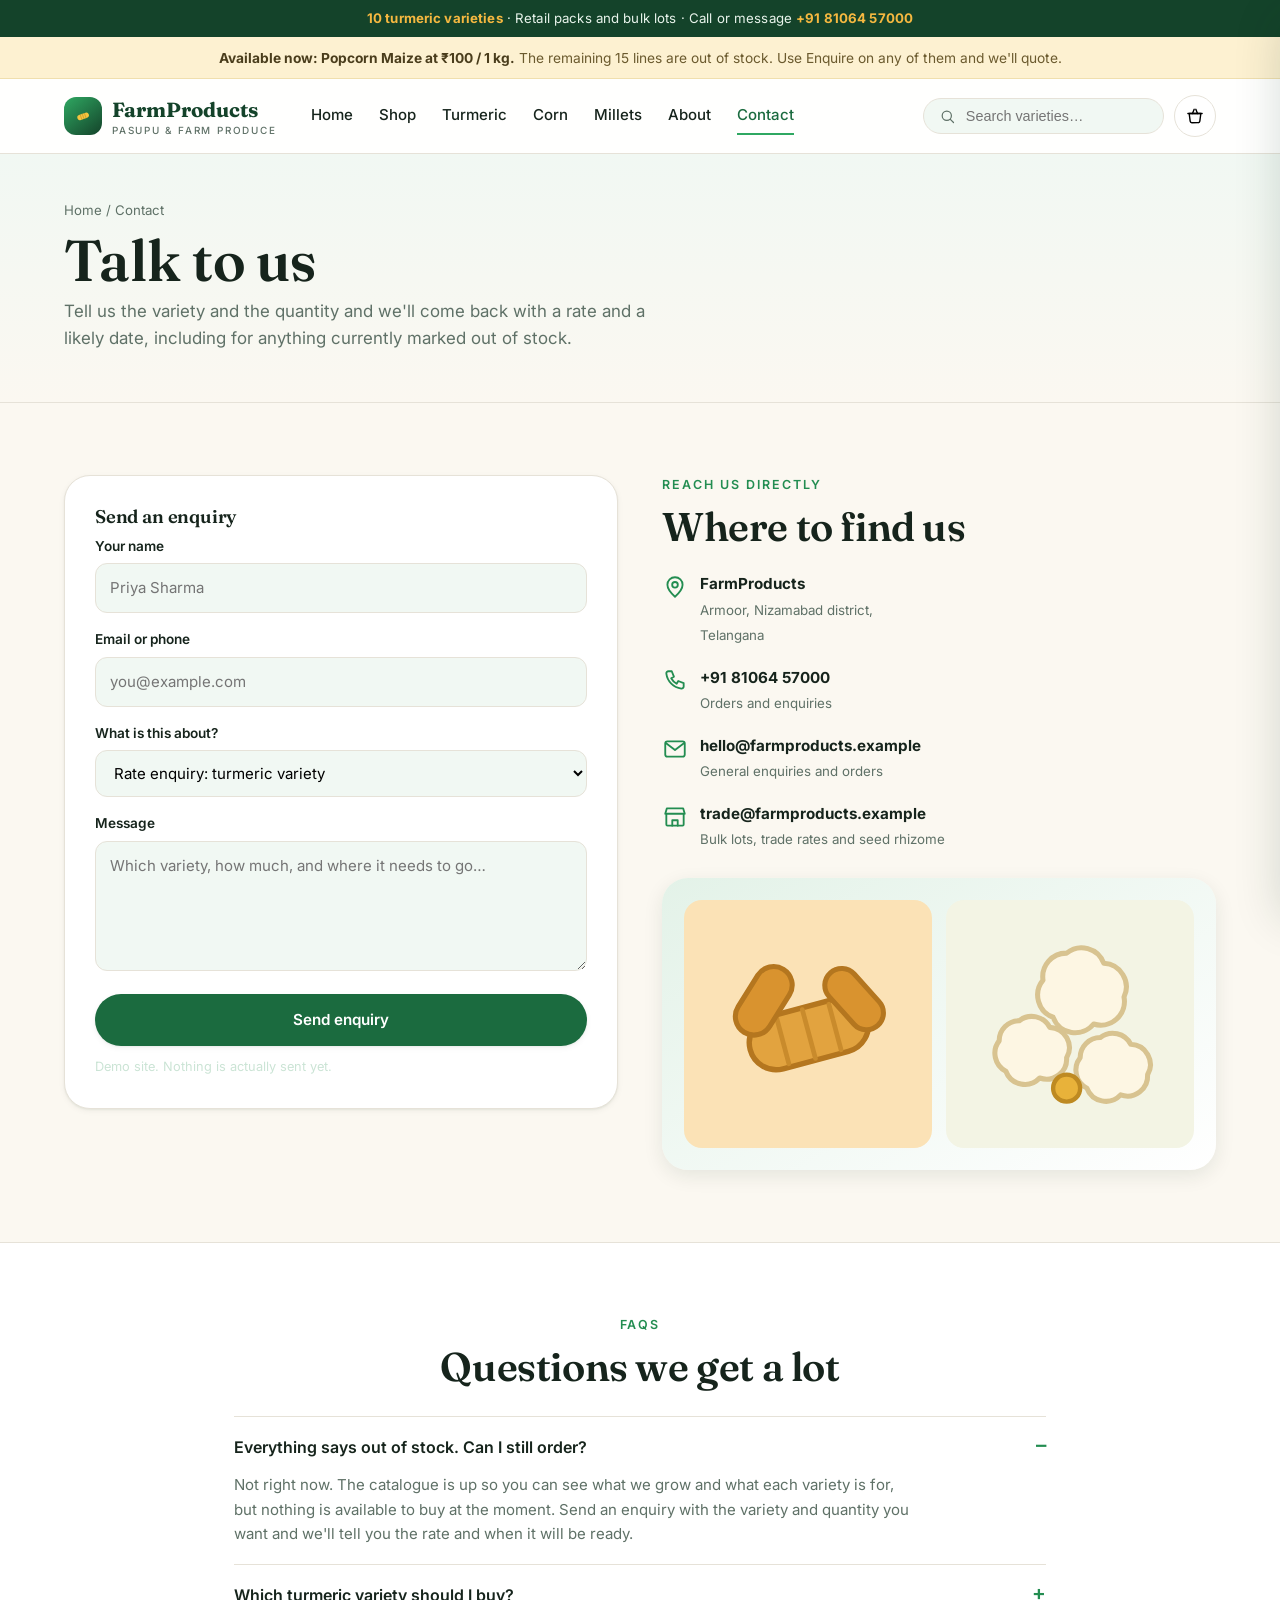
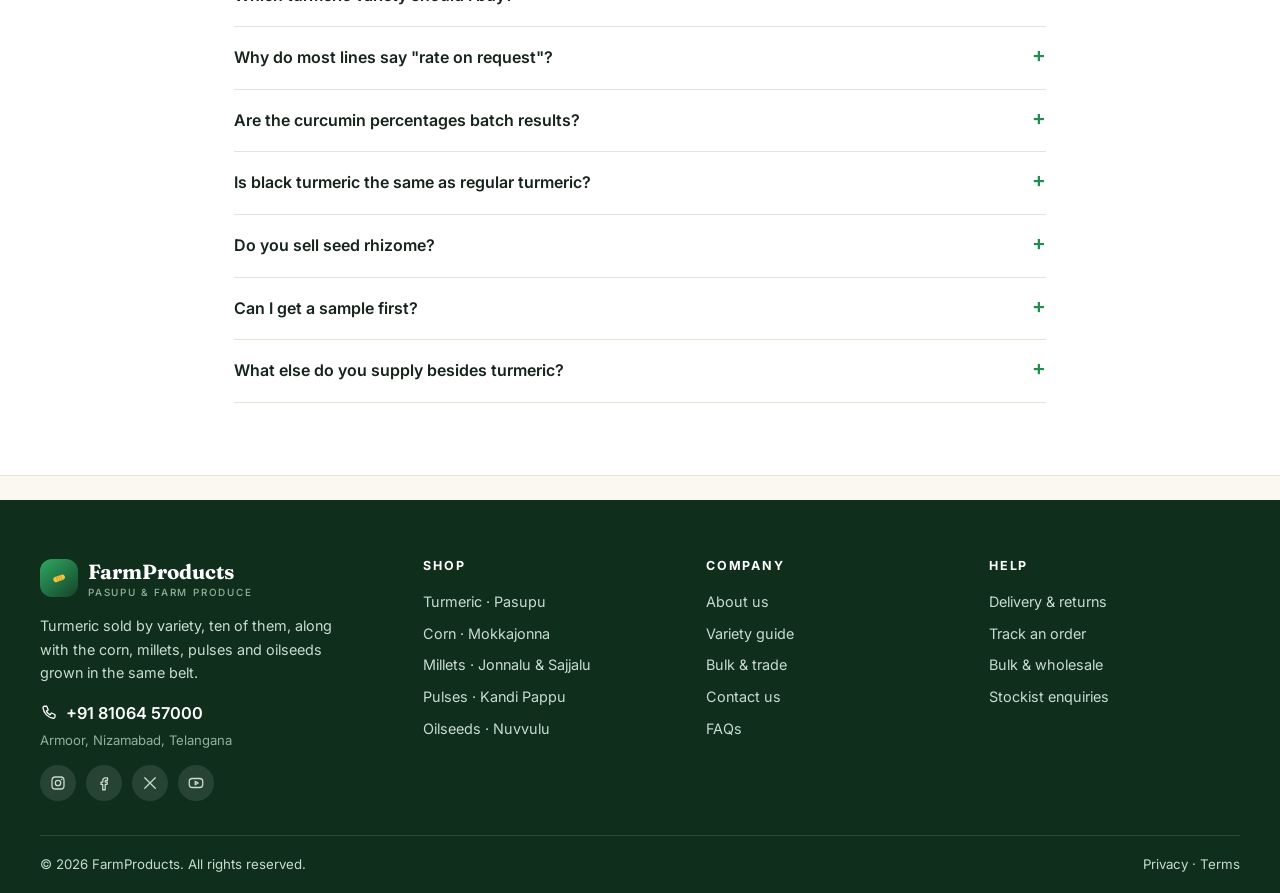
<file: contact.html>
<!DOCTYPE html>
<html lang="en">
<head>
<meta charset="utf-8">
<meta name="viewport" content="width=device-width, initial-scale=1">
<title>Contact FarmProducts: Enquiries, Rates and Samples</title>
<meta name="description" content="Contact FarmProducts for turmeric variety rates, bulk and seed-rhizome enquiries, samples, or the corn, millets, pulses and sesame grown in the same belt.">
<link rel="preconnect" href="https://fonts.googleapis.com">
<link rel="preconnect" href="https://fonts.gstatic.com" crossorigin>
<link href="https://fonts.googleapis.com/css2?family=Fraunces:opsz,wght@9..144,500;9..144,600;9..144,700&family=Inter:wght@400;500;600;700&display=swap" rel="stylesheet">
<link rel="stylesheet" href="assets/css/styles.css?v=202610042200">
<link rel="icon" href="data:image/svg+xml,%3Csvg xmlns='http://www.w3.org/2000/svg' viewBox='0 0 64 64'%3E%3Crect width='64' height='64' rx='14' fill='%231b6b3f'/%3E%3Cg transform='rotate(-15 32 34)'%3E%3Crect x='16' y='27' width='32' height='15' rx='7.5' fill='%23f2c94c'/%3E%3Cpath d='M26 28v13M32 27.5v14M38 28v13' stroke='%23c9a02f' stroke-width='1.6'/%3E%3C/g%3E%3C/svg%3E">
</head>
<body>
<div class="topbar"><strong>10 turmeric varieties</strong> · Retail packs and bulk lots · Call or message <a class="topbar__tel" href="tel:+918106457000">+91 81064 57000</a></div>
<div class="stock-note" data-stock-note></div>

<header class="header">
  <div class="wrap header__inner">
    <a class="logo" href="index.html"><span class="logo__mark" data-art="logoMark"></span><span>FarmProducts<small>Pasupu &amp; Farm Produce</small></span></a>
    <nav class="nav">
      <a href="index.html">Home</a>
      <a href="shop.html">Shop</a>
      <a href="shop.html?cat=turmeric">Turmeric</a>
      <a href="shop.html?cat=corn">Corn</a>
      <a href="shop.html?cat=millets">Millets</a>
      <a href="about.html">About</a>
      <a href="contact.html" class="is-active">Contact</a>
    </nav>
    <div class="header__actions">
      <form class="search" data-header-search>
        <svg viewBox="0 0 24 24" class="ico"><circle cx="11" cy="11" r="6.5"/><path d="M16 16l4.5 4.5"/></svg><input type="search" placeholder="Search varieties…" aria-label="Search products">
      </form>
      <button class="icon-btn burger" data-burger aria-label="Menu"><svg viewBox="0 0 24 24" class="ico"><path d="M4 7h16M4 12h16M4 17h16"/></svg></button>
      <button class="icon-btn" data-open-cart aria-label="Open basket"><svg viewBox="0 0 24 24" class="ico"><path d="M5 9h14l-1.2 9.2A2 2 0 0 1 15.8 20H8.2a2 2 0 0 1-2-1.8L5 9z"/><path d="M9 9 11 4M15 9 13 4"/><path d="M3.5 9h17"/></svg>
        <span class="cart-count" data-cart-count style="display:none">0</span>
      </button>
    </div>
  </div>
</header>

<section class="pagehead">
  <div class="wrap">
    <p class="crumbs"><a href="index.html">Home</a> / Contact</p>
    <h1>Talk to us</h1>
    <p class="lede">Tell us the variety and the quantity and we'll come back with a rate and a likely date, including for anything currently marked out of stock.</p>
  </div>
</section>

<section class="section">
  <div class="wrap split" style="align-items:start">
    <form class="form" data-enquiry-form>
      <h3 style="margin-top:0">Send an enquiry</h3>
      <p class="enquiry-banner" data-enquiry-banner></p>
      <div class="field"><label for="n">Your name</label><input id="n" required placeholder="Priya Sharma"></div>
      <div class="field"><label for="e">Email or phone</label><input id="e" required placeholder="you@example.com"></div>
      <div class="field"><label for="t">What is this about?</label>
        <select id="t">
          <option>Rate enquiry: turmeric variety</option>
          <option>Bulk / trade lot</option>
          <option>Seed rhizome</option>
          <option>Sample request</option>
          <option>Corn, millets, pulses or sesame</option>
          <option>Tell me when stock is back</option>
          <option>Something else</option>
        </select>
      </div>
      <div class="field"><label for="m">Message</label><textarea id="m" required placeholder="Which variety, how much, and where it needs to go…"></textarea></div>
      <button class="btn btn--primary btn--block" type="submit">Send enquiry</button>
      <p class="form-note">Demo site. Nothing is actually sent yet.</p>
    </form>

    <div>
      <p class="eyebrow">Reach us directly</p>
      <h2>Where to find us</h2>
      <ul class="contact-list">
        <li><span><svg viewBox="0 0 24 24" class="ico"><path d="M12 21s7-6.2 7-11a7 7 0 1 0-14 0c0 4.8 7 11 7 11z"/><circle cx="12" cy="10" r="2.6"/></svg></span><div><b>FarmProducts</b><small>Armoor, Nizamabad district,<br>Telangana</small></div></li>
        <li><span><svg viewBox="0 0 24 24" class="ico"><path d="M6 3h3l2 5-2.5 1.5a12 12 0 0 0 5 5L15 12l5 2v3a2 2 0 0 1-2.2 2A16 16 0 0 1 4 5.2 2 2 0 0 1 6 3z"/></svg></span><div><b><a href="tel:+918106457000">+91 81064 57000</a></b><small>Orders and enquiries</small></div></li>
        <li><span><svg viewBox="0 0 24 24" class="ico"><rect x="3" y="5" width="18" height="14" rx="2"/><path d="M3.5 6.5 12 13l8.5-6.5"/></svg></span><div><b>hello@farmproducts.example</b><small>General enquiries and orders</small></div></li>
        <li><span><svg viewBox="0 0 24 24" class="ico"><path d="M4 9h16v10a1 1 0 0 1-1 1H5a1 1 0 0 1-1-1V9z"/><path d="M3 9l1.5-5h15L21 9"/><path d="M9.5 20v-5h5v5"/></svg></span><div><b>trade@farmproducts.example</b><small>Bulk lots, trade rates and seed rhizome</small></div></li>
      </ul>
      <div class="art-panel" style="margin-top:26px;min-height:200px">
        <div style="background:#fbe2b6" data-art="turmeric"></div>
        <div style="background:#f3f4e4" data-art="popcorn"></div>
      </div>
    </div>
  </div>
</section>

<section class="section" id="faq" style="background:#fff;border-block:1px solid var(--line)">
  <div class="wrap" style="max-width:860px">
    <div class="center" style="margin-bottom:26px">
      <p class="eyebrow">FAQs</p><h2>Questions we get a lot</h2>
    </div>
    <div class="faq">
      <details open><summary>Everything says out of stock. Can I still order?</summary>
        <p>Not right now. The catalogue is up so you can see what we grow and what each variety is for, but nothing is available to buy at the moment. Send an enquiry with the variety and quantity you want and we'll tell you the rate and when it will be ready.</p></details>
      <details><summary>Which turmeric variety should I buy?</summary>
        <p>It depends what you're doing with it. If you're after potency (supplement blends, golden-milk mixes, anything where you'd quote a curcumin figure), look at Lakadong, Rajendra Sonia or Pragati. If you're grinding masala in volume or selling on appearance, Salem, Rajapuri, BSR-2 and NDH are the trade varieties. Tell us the use and we'll narrow it down.</p></details>
      <details><summary>Why do most lines say "rate on request"?</summary>
        <p>Because turmeric rates move with the market and we'd rather quote you a real number than leave a stale one on a web page. Popcorn maize is listed at ₹100 a kilo; for anything else, ask and we'll quote against the current rate.</p></details>
      <details><summary>Are the curcumin percentages batch results?</summary>
        <p>No, they're indicative averages for the variety, which is why they're shown as approximate. Actual curcumin moves with soil, season and how the crop was dried. If you need a figure you can rely on for a specific lot, ask and we'll arrange a lab report for it.</p></details>
      <details><summary>Is black turmeric the same as regular turmeric?</summary>
        <p>No. Black turmeric is Curcuma caesia: bluish-black flesh, sharp camphor smell, bought mainly for traditional and ritual use rather than cooking. Mango ginger is Curcuma amada, which smells of raw mango and goes into pickle and chutney. Neither is a substitute for cooking turmeric.</p></details>
      <details><summary>Do you sell seed rhizome?</summary>
        <p>Yes, mainly BSR-2 and NDH, and subject to what's left after the season's own requirement. Get in touch early, because seed goes quickly ahead of planting.</p></details>
      <details><summary>Can I get a sample first?</summary>
        <p>For bulk enquiries, yes. We'll send a sample of the variety you're considering so you can check colour, size and smell against your own standard before committing to a lot.</p></details>
      <details><summary>What else do you supply besides turmeric?</summary>
        <p>Sweet corn and popcorn maize, jonnalu (jowar) and sajjalu (bajra), kandi pappu (toor dal) and nuvvulu (sesame), all from the same belt, cleaned and graded before packing.</p></details>
    </div>
  </div>
</section>

<footer class="footer">
  <div class="wrap footer__grid">
    <div>
      <a class="logo" href="index.html"><span class="logo__mark" data-art="logoMark"></span><span>FarmProducts<small>Pasupu &amp; Farm Produce</small></span></a>
      <p style="margin-top:14px">Turmeric sold by variety, ten of them, along with the corn, millets, pulses and oilseeds grown in the same belt.</p>
      <p class="footer__tel"><a href="tel:+918106457000"><svg viewBox="0 0 24 24" class="ico"><path d="M6 3h3l2 5-2.5 1.5a12 12 0 0 0 5 5L15 12l5 2v3a2 2 0 0 1-2.2 2A16 16 0 0 1 4 5.2 2 2 0 0 1 6 3z"/></svg> +91 81064 57000</a><small>Armoor, Nizamabad, Telangana</small></p>
      <div class="socials">
        <a href="#" aria-label="Instagram"><svg viewBox="0 0 24 24" class="ico"><rect x="4" y="4" width="16" height="16" rx="4.5"/><circle cx="12" cy="12" r="3.6"/><circle cx="16.8" cy="7.2" r="1" fill="currentColor" stroke="none"/></svg></a><a href="#" aria-label="Facebook"><svg viewBox="0 0 24 24" class="ico"><path d="M14.5 8.5h2.2V5.2h-2.6c-2.3 0-3.8 1.5-3.8 3.9v1.6H8v3.2h2.3V21h3.3v-7.1h2.4l.4-3.2h-2.8V9.6c0-.7.3-1.1.9-1.1z"/></svg></a>
        <a href="#" aria-label="X"><svg viewBox="0 0 24 24" class="ico"><path d="M5 5l14 14M19 5 5 19"/></svg></a><a href="#" aria-label="YouTube"><svg viewBox="0 0 24 24" class="ico"><rect x="3" y="6" width="18" height="12" rx="4"/><path d="M11 9.8l4 2.2-4 2.2V9.8z"/></svg></a>
      </div>
    </div>
    <div>
      <h5>Shop</h5>
      <ul>
        <li><a href="shop.html?cat=turmeric">Turmeric · Pasupu</a></li>
        <li><a href="shop.html?cat=corn">Corn · Mokkajonna</a></li>
        <li><a href="shop.html?cat=millets">Millets · Jonnalu &amp; Sajjalu</a></li>
        <li><a href="shop.html?cat=pulses">Pulses · Kandi Pappu</a></li>
        <li><a href="shop.html?cat=oilseeds">Oilseeds · Nuvvulu</a></li>
      </ul>
    </div>
    <div>
      <h5>Company</h5>
      <ul>
        <li><a href="about.html">About us</a></li>
        <li><a href="index.html#varieties">Variety guide</a></li>
        <li><a href="index.html#bulk">Bulk &amp; trade</a></li>
        <li><a href="contact.html">Contact us</a></li>
        <li><a href="contact.html#faq">FAQs</a></li>
      </ul>
    </div>
    <div>
      <h5>Help</h5>
      <ul>
        <li><a href="contact.html#faq">Delivery &amp; returns</a></li>
        <li><a href="contact.html#faq">Track an order</a></li>
        <li><a href="contact.html">Bulk &amp; wholesale</a></li>
        <li><a href="contact.html">Stockist enquiries</a></li>
      </ul>
    </div>
  </div>
  <div class="wrap footer__bottom">
    <span>© <span data-year>2026</span> FarmProducts. All rights reserved.</span>
    <span>Privacy · Terms</span>
  </div>
</footer>

<div class="overlay" data-overlay data-close-cart></div>
<aside class="drawer" data-drawer aria-label="Shopping basket">
  <div class="drawer__head">
    <h3>Your basket</h3>
    <button class="drawer__close" data-close-cart aria-label="Close"><svg viewBox="0 0 24 24" class="ico"><path d="M6 6l12 12M18 6L6 18"/></svg></button>
  </div>
  <div class="drawer__body" data-cart-body></div>
  <div class="drawer__foot">
    <div class="row"><span>Subtotal</span><span data-sub>₹0</span></div>
    <div class="row"><span>Delivery</span><span data-ship>Free</span></div>
    <div class="row row--total"><span>Total</span><span data-total>₹0</span></div>
    <p class="form-note" style="color:var(--green-700);margin:-.6rem 0 .9rem" data-ship-note></p>
    <button class="btn btn--primary btn--block" data-checkout>Checkout</button>
  </div>
</aside>

<div class="toast" data-toast></div>

<script src="assets/js/icons.js"></script>
<script src="assets/js/data.js?v=202610042200"></script>
<script src="assets/js/app.js?v=202610042200"></script>
</body>
</html>
</file>
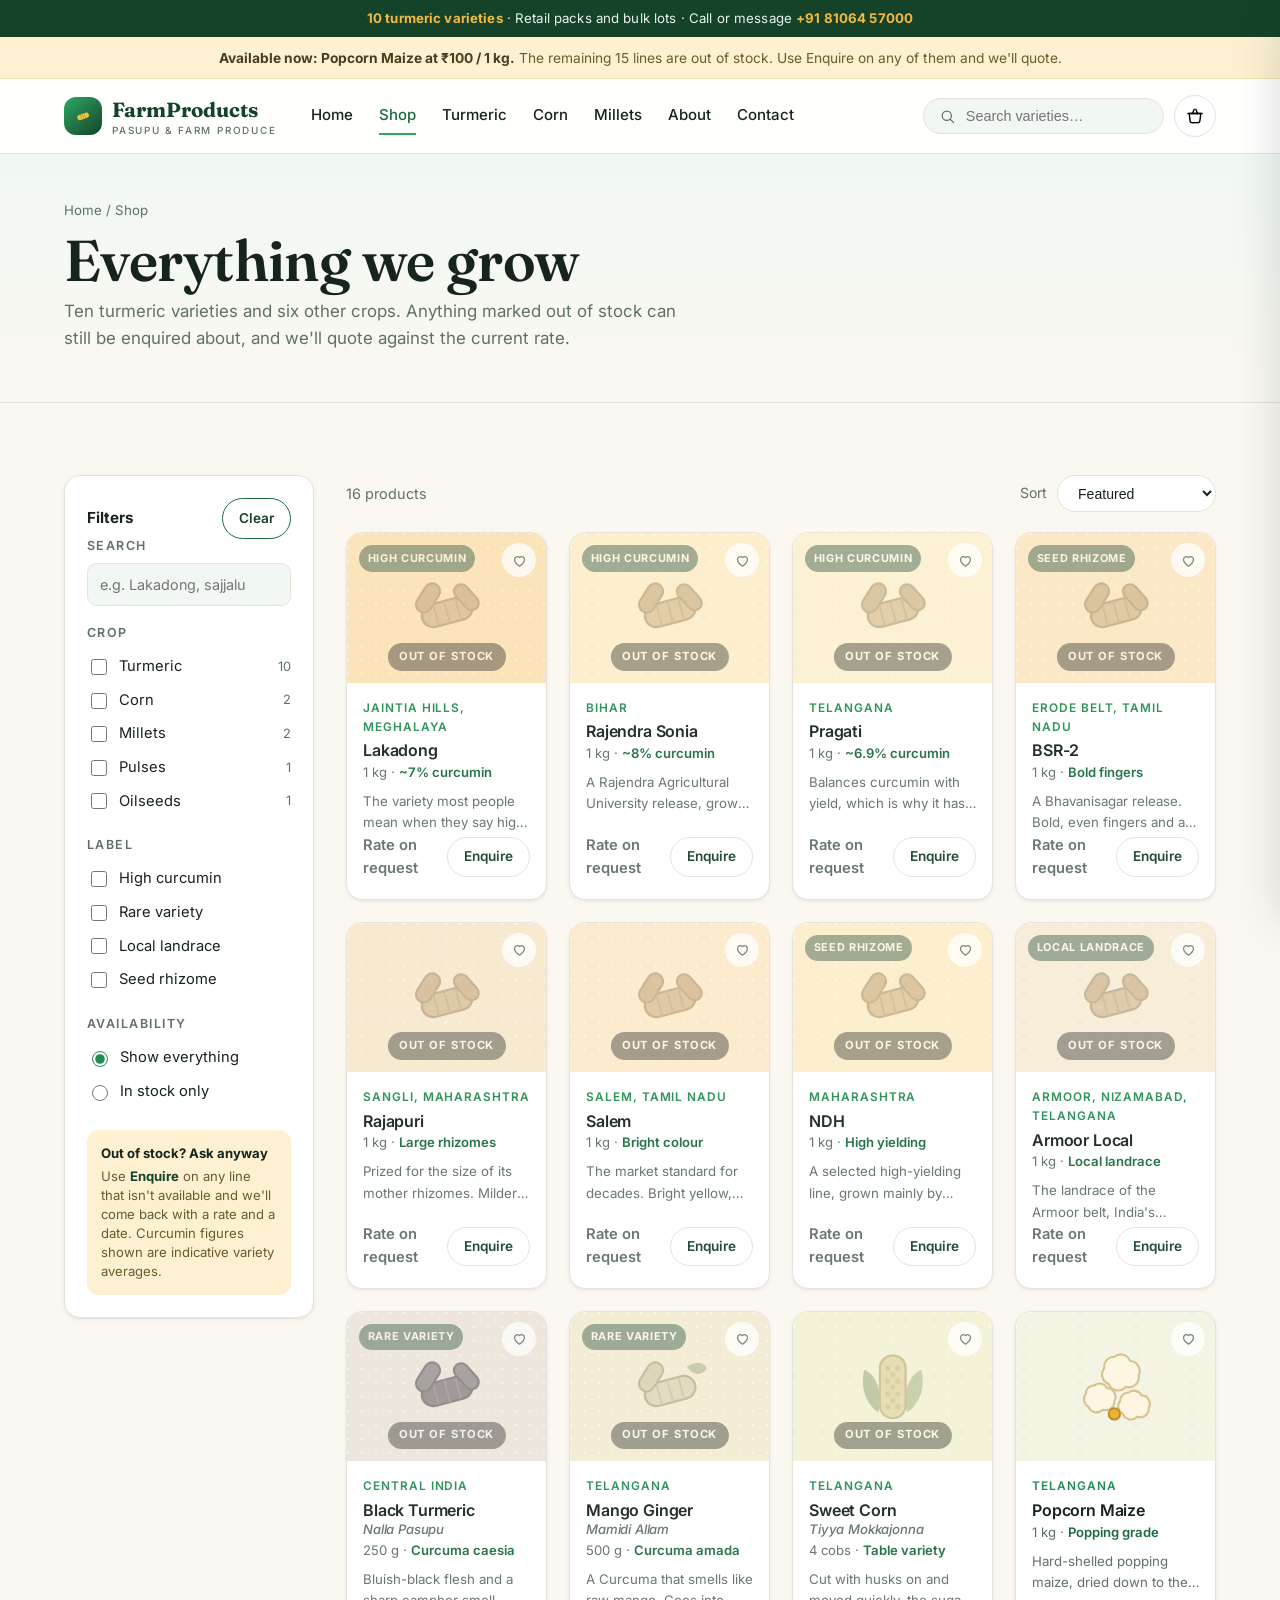
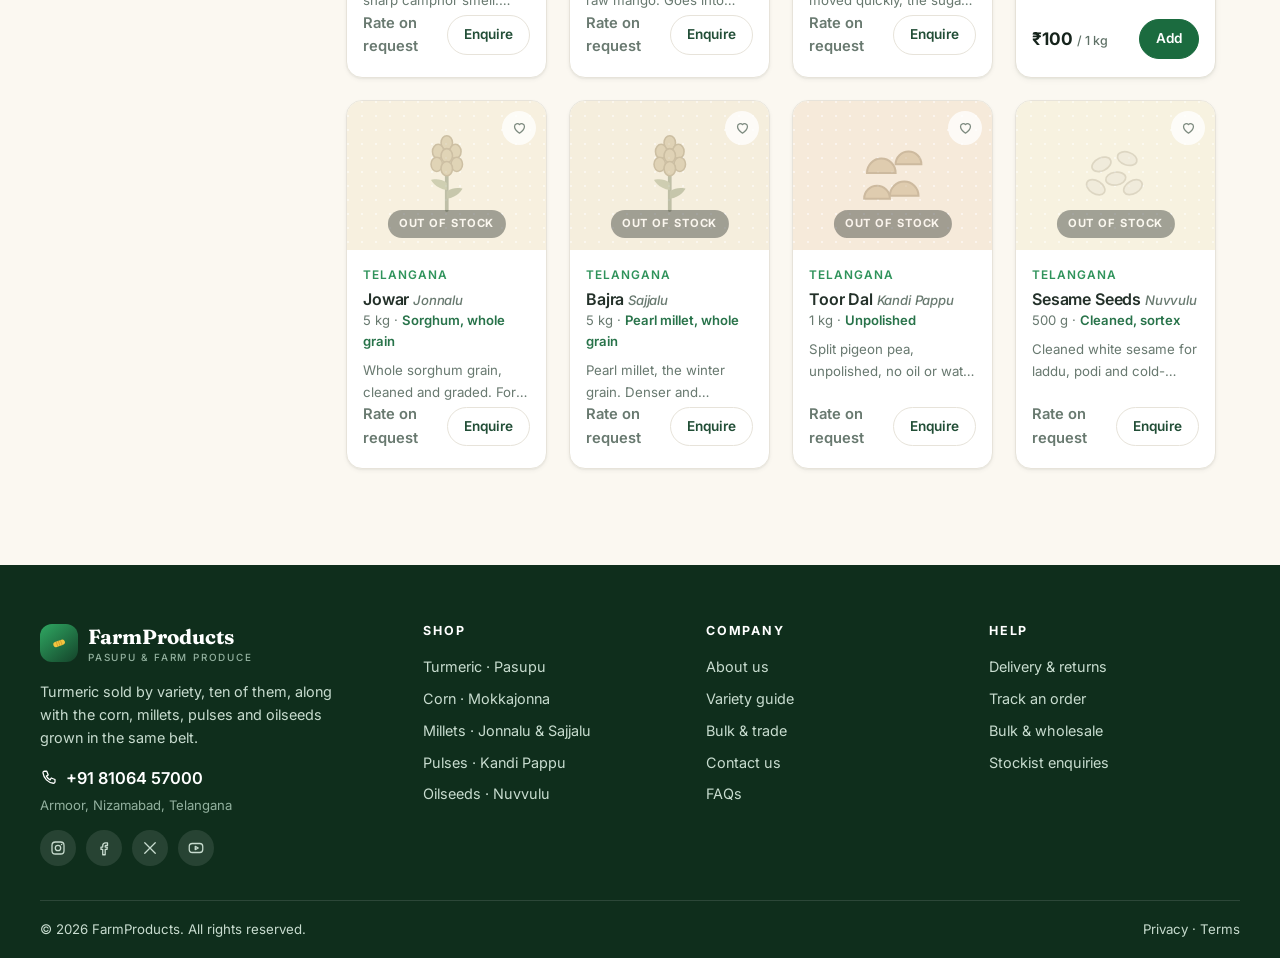
<file: shop.html>
<!DOCTYPE html>
<html lang="en">
<head>
<meta charset="utf-8">
<meta name="viewport" content="width=device-width, initial-scale=1">
<title>Shop: Turmeric Varieties, Grains and Pulses | FarmProducts</title>
<meta name="description" content="Browse all 16 FarmProducts lines: ten turmeric varieties including Lakadong, Rajendra Sonia and Armoor local, plus sweet corn, popcorn, jowar, bajra, toor dal and sesame.">
<link rel="preconnect" href="https://fonts.googleapis.com">
<link rel="preconnect" href="https://fonts.gstatic.com" crossorigin>
<link href="https://fonts.googleapis.com/css2?family=Fraunces:opsz,wght@9..144,500;9..144,600;9..144,700&family=Inter:wght@400;500;600;700&display=swap" rel="stylesheet">
<link rel="stylesheet" href="assets/css/styles.css?v=202610042200">
<link rel="icon" href="data:image/svg+xml,%3Csvg xmlns='http://www.w3.org/2000/svg' viewBox='0 0 64 64'%3E%3Crect width='64' height='64' rx='14' fill='%231b6b3f'/%3E%3Cg transform='rotate(-15 32 34)'%3E%3Crect x='16' y='27' width='32' height='15' rx='7.5' fill='%23f2c94c'/%3E%3Cpath d='M26 28v13M32 27.5v14M38 28v13' stroke='%23c9a02f' stroke-width='1.6'/%3E%3C/g%3E%3C/svg%3E">
</head>
<body>

<div class="topbar"><strong>10 turmeric varieties</strong> · Retail packs and bulk lots · Call or message <a class="topbar__tel" href="tel:+918106457000">+91 81064 57000</a></div>
<div class="stock-note" data-stock-note></div>

<header class="header">
  <div class="wrap header__inner">
    <a class="logo" href="index.html"><span class="logo__mark" data-art="logoMark"></span><span>FarmProducts<small>Pasupu &amp; Farm Produce</small></span></a>
    <nav class="nav">
      <a href="index.html">Home</a>
      <a href="shop.html" class="is-active">Shop</a>
      <a href="shop.html?cat=turmeric">Turmeric</a>
      <a href="shop.html?cat=corn">Corn</a>
      <a href="shop.html?cat=millets">Millets</a>
      <a href="about.html">About</a>
      <a href="contact.html">Contact</a>
    </nav>
    <div class="header__actions">
      <form class="search" data-header-search>
        <svg viewBox="0 0 24 24" class="ico"><circle cx="11" cy="11" r="6.5"/><path d="M16 16l4.5 4.5"/></svg><input type="search" placeholder="Search varieties…" aria-label="Search products">
      </form>
      <button class="icon-btn burger" data-burger aria-label="Menu"><svg viewBox="0 0 24 24" class="ico"><path d="M4 7h16M4 12h16M4 17h16"/></svg></button>
      <button class="icon-btn" data-open-cart aria-label="Open basket"><svg viewBox="0 0 24 24" class="ico"><path d="M5 9h14l-1.2 9.2A2 2 0 0 1 15.8 20H8.2a2 2 0 0 1-2-1.8L5 9z"/><path d="M9 9 11 4M15 9 13 4"/><path d="M3.5 9h17"/></svg>
        <span class="cart-count" data-cart-count style="display:none">0</span>
      </button>
    </div>
  </div>
</header>

<section class="pagehead">
  <div class="wrap">
    <p class="crumbs"><a href="index.html">Home</a> / Shop</p>
    <h1>Everything we grow</h1>
    <p class="lede">Ten turmeric varieties and six other crops. Anything marked out of stock can still be enquired about, and we'll quote against the current rate.</p>
  </div>
</section>

<section class="section">
  <div class="wrap shop">

    <aside class="filters" data-filters>
      <div style="display:flex;justify-content:space-between;align-items:center">
        <strong style="font-size:.95rem">Filters</strong>
        <button class="btn btn--sm btn--ghost" data-clear type="button">Clear</button>
      </div>

      <h4>Search</h4>
      <input class="fsearch" type="search" placeholder="e.g. Lakadong, sajjalu" data-shop-search aria-label="Filter by name">

      <h4>Crop</h4>
      <div data-cat-filters></div>

      <h4>Label</h4>
      <label class="fopt"><input type="checkbox" value="high-curcumin" data-f="tag"> High curcumin</label>
      <label class="fopt"><input type="checkbox" value="rare" data-f="tag"> Rare variety</label>
      <label class="fopt"><input type="checkbox" value="local" data-f="tag"> Local landrace</label>
      <label class="fopt"><input type="checkbox" value="seed" data-f="tag"> Seed rhizome</label>

      <h4>Availability</h4>
      <label class="fopt"><input type="radio" name="stock" value="all" data-f-stock checked> Show everything</label>
      <label class="fopt"><input type="radio" name="stock" value="in" data-f-stock> In stock only</label>

      <div class="filters__note">
        <b>Out of stock? Ask anyway</b>
        <span>Use <b>Enquire</b> on any line that isn't available and we'll come back with a rate and a date. Curcumin figures shown are indicative variety averages.</span>
      </div>
    </aside>

    <div>
      <div class="shop__bar">
        <span class="count" data-count>Loading…</span>
        <label style="display:flex;align-items:center;gap:10px;font-size:.88rem;color:var(--muted)">
          Sort
          <select data-sort aria-label="Sort products">
            <option value="featured">Featured</option>
            <option value="name">Name: A to Z</option>
            <option value="low">Rate: low to high</option>
            <option value="high">Rate: high to low</option>
          </select>
        </label>
      </div>
      <div class="grid-products" data-shop-grid></div>
    </div>

  </div>
</section>

<footer class="footer">
  <div class="wrap footer__grid">
    <div>
      <a class="logo" href="index.html"><span class="logo__mark" data-art="logoMark"></span><span>FarmProducts<small>Pasupu &amp; Farm Produce</small></span></a>
      <p style="margin-top:14px">Turmeric sold by variety, ten of them, along with the corn, millets, pulses and oilseeds grown in the same belt.</p>
      <p class="footer__tel"><a href="tel:+918106457000"><svg viewBox="0 0 24 24" class="ico"><path d="M6 3h3l2 5-2.5 1.5a12 12 0 0 0 5 5L15 12l5 2v3a2 2 0 0 1-2.2 2A16 16 0 0 1 4 5.2 2 2 0 0 1 6 3z"/></svg> +91 81064 57000</a><small>Armoor, Nizamabad, Telangana</small></p>
      <div class="socials">
        <a href="#" aria-label="Instagram"><svg viewBox="0 0 24 24" class="ico"><rect x="4" y="4" width="16" height="16" rx="4.5"/><circle cx="12" cy="12" r="3.6"/><circle cx="16.8" cy="7.2" r="1" fill="currentColor" stroke="none"/></svg></a><a href="#" aria-label="Facebook"><svg viewBox="0 0 24 24" class="ico"><path d="M14.5 8.5h2.2V5.2h-2.6c-2.3 0-3.8 1.5-3.8 3.9v1.6H8v3.2h2.3V21h3.3v-7.1h2.4l.4-3.2h-2.8V9.6c0-.7.3-1.1.9-1.1z"/></svg></a>
        <a href="#" aria-label="X"><svg viewBox="0 0 24 24" class="ico"><path d="M5 5l14 14M19 5 5 19"/></svg></a><a href="#" aria-label="YouTube"><svg viewBox="0 0 24 24" class="ico"><rect x="3" y="6" width="18" height="12" rx="4"/><path d="M11 9.8l4 2.2-4 2.2V9.8z"/></svg></a>
      </div>
    </div>
    <div>
      <h5>Shop</h5>
      <ul>
        <li><a href="shop.html?cat=turmeric">Turmeric · Pasupu</a></li>
        <li><a href="shop.html?cat=corn">Corn · Mokkajonna</a></li>
        <li><a href="shop.html?cat=millets">Millets · Jonnalu &amp; Sajjalu</a></li>
        <li><a href="shop.html?cat=pulses">Pulses · Kandi Pappu</a></li>
        <li><a href="shop.html?cat=oilseeds">Oilseeds · Nuvvulu</a></li>
      </ul>
    </div>
    <div>
      <h5>Company</h5>
      <ul>
        <li><a href="about.html">About us</a></li>
        <li><a href="index.html#varieties">Variety guide</a></li>
        <li><a href="index.html#bulk">Bulk &amp; trade</a></li>
        <li><a href="contact.html">Contact us</a></li>
        <li><a href="contact.html#faq">FAQs</a></li>
      </ul>
    </div>
    <div>
      <h5>Help</h5>
      <ul>
        <li><a href="contact.html#faq">Delivery &amp; returns</a></li>
        <li><a href="contact.html#faq">Track an order</a></li>
        <li><a href="contact.html">Bulk &amp; wholesale</a></li>
        <li><a href="contact.html">Stockist enquiries</a></li>
      </ul>
    </div>
  </div>
  <div class="wrap footer__bottom">
    <span>© <span data-year>2026</span> FarmProducts. All rights reserved.</span>
    <span>Privacy · Terms</span>
  </div>
</footer>

<div class="overlay" data-overlay data-close-cart></div>
<aside class="drawer" data-drawer aria-label="Shopping basket">
  <div class="drawer__head">
    <h3>Your basket</h3>
    <button class="drawer__close" data-close-cart aria-label="Close"><svg viewBox="0 0 24 24" class="ico"><path d="M6 6l12 12M18 6L6 18"/></svg></button>
  </div>
  <div class="drawer__body" data-cart-body></div>
  <div class="drawer__foot">
    <div class="row"><span>Subtotal</span><span data-sub>₹0</span></div>
    <div class="row"><span>Delivery</span><span data-ship>Free</span></div>
    <div class="row row--total"><span>Total</span><span data-total>₹0</span></div>
    <p class="form-note" style="color:var(--green-700);margin:-.6rem 0 .9rem" data-ship-note></p>
    <button class="btn btn--primary btn--block" data-checkout>Checkout</button>
  </div>
</aside>

<div class="toast" data-toast></div>

<script src="assets/js/icons.js"></script>
<script src="assets/js/data.js?v=202610042200"></script>
<script src="assets/js/app.js?v=202610042200"></script>
</body>
</html>
</file>
<file: assets/css/styles.css>
/* ============================================================
   FarmProducts , organic marketplace
   Design tokens
   ============================================================ */
:root{
  --green-900:#0f2e1c;
  --green-800:#14432a;
  --green-700:#1b6b3f;
  --green-600:#238d51;
  --green-500:#2fa862;
  --green-100:#e3f2e8;
  --green-50:#f1f8f3;

  --earth-700:#7a4a21;
  --carrot:#e8743b;
  --carrot-dark:#cf5c26;
  --sun:#f5b840;
  --berry:#a4325c;

  --cream:#fbf8f1;
  --paper:#ffffff;
  --ink:#16241c;
  --muted:#5f7167;
  --line:#e6e2d8;

  --radius-sm:10px;
  --radius:16px;
  --radius-lg:26px;
  --shadow-sm:0 1px 2px rgba(15,46,28,.06),0 2px 6px rgba(15,46,28,.05);
  --shadow:0 6px 20px rgba(15,46,28,.09);
  --shadow-lg:0 18px 44px rgba(15,46,28,.16);
  --max:1200px;
  --font-display:"Fraunces","Georgia",'Times New Roman',serif;
  --font-body:"Inter",-apple-system,BlinkMacSystemFont,"Segoe UI",Roboto,Helvetica,Arial,sans-serif;
}

*,*::before,*::after{box-sizing:border-box}
html{scroll-behavior:smooth}
body{
  margin:0;
  font-family:var(--font-body);
  color:var(--ink);
  background:var(--cream);
  line-height:1.6;
  -webkit-font-smoothing:antialiased;
}
img{max-width:100%;display:block}
a{color:inherit;text-decoration:none}
button{font:inherit;cursor:pointer}
h1,h2,h3,h4{font-family:var(--font-display);font-weight:600;line-height:1.15;margin:0 0 .5em;letter-spacing:-.01em}
h1{font-size:clamp(2.2rem,5vw,3.6rem)}
h2{font-size:clamp(1.7rem,3.4vw,2.5rem)}
h3{font-size:1.15rem}
p{margin:0 0 1rem}
.wrap{max-width:var(--max);margin:0 auto;padding:0 24px}
.section{padding:72px 0}
.section--tight{padding:48px 0}
.eyebrow{
  font-size:.78rem;letter-spacing:.16em;text-transform:uppercase;
  font-weight:600;color:var(--green-600);margin:0 0 .6rem
}
.lede{font-size:1.06rem;color:var(--muted);max-width:56ch}
.center{text-align:center}
.center .lede{margin-inline:auto}

/* ---------- Buttons ---------- */
.btn{
  display:inline-flex;align-items:center;justify-content:center;gap:.5rem;
  padding:.8rem 1.4rem;border-radius:999px;border:1px solid transparent;
  font-weight:600;font-size:.95rem;transition:.18s ease;white-space:nowrap;
}
.btn--primary{background:var(--green-700);color:#fff;box-shadow:var(--shadow-sm)}
.btn--primary:hover{background:var(--green-800);transform:translateY(-1px);box-shadow:var(--shadow)}
.btn--carrot{background:var(--carrot);color:#fff}
.btn--carrot:hover{background:var(--carrot-dark);transform:translateY(-1px)}
.btn--ghost{background:transparent;border-color:var(--green-700);color:var(--green-800)}
.btn--ghost:hover{background:var(--green-100)}
.btn--light{background:#fff;color:var(--green-800)}
.btn--light:hover{background:var(--green-50)}
.btn--sm{padding:.55rem 1rem;font-size:.85rem}
.btn--block{width:100%}

/* ---------- Announcement ---------- */
.topbar{
  background:var(--green-800);color:#e9f4ec;font-size:.83rem;
  text-align:center;padding:.5rem 12px;letter-spacing:.01em
}
.topbar strong{color:var(--sun)}

/* ---------- Header ---------- */
.header{
  position:sticky;top:0;z-index:60;background:rgba(255,255,255,.92);
  backdrop-filter:saturate(160%) blur(10px);border-bottom:1px solid var(--line)
}
.header__inner{display:flex;align-items:center;gap:20px;height:74px}
.logo{display:flex;align-items:center;gap:10px;font-family:var(--font-display);font-weight:700;font-size:1.28rem;color:var(--green-800)}
.logo__mark{
  width:38px;height:38px;border-radius:12px;display:grid;place-items:center;
  background:linear-gradient(140deg,var(--green-500),var(--green-800));color:#fff;font-size:1.1rem
}
.logo small{display:block;font-family:var(--font-body);font-size:.62rem;font-weight:500;letter-spacing:.18em;text-transform:uppercase;color:var(--muted);margin-top:-4px}
.nav{display:flex;gap:26px;margin-left:14px}
.nav a{font-size:.94rem;font-weight:500;color:var(--ink);padding:6px 0;border-bottom:2px solid transparent;transition:.15s}
.nav a:hover,.nav a.is-active{color:var(--green-700);border-color:var(--green-500)}
.header__actions{margin-left:auto;display:flex;align-items:center;gap:10px}
.search{
  display:flex;align-items:center;gap:8px;background:var(--green-50);
  border:1px solid var(--line);border-radius:999px;padding:.5rem .95rem;min-width:230px
}
.search input{border:0;background:transparent;outline:none;font-size:.9rem;width:100%;color:var(--ink)}
.icon-btn{
  position:relative;width:42px;height:42px;border-radius:50%;border:1px solid var(--line);
  background:#fff;display:grid;place-items:center;font-size:1.05rem;transition:.15s
}
.icon-btn:hover{border-color:var(--green-500);background:var(--green-50)}
.cart-count{
  position:absolute;top:-4px;right:-4px;min-width:20px;height:20px;padding:0 5px;
  border-radius:999px;background:var(--carrot);color:#fff;font-size:.7rem;font-weight:700;
  display:grid;place-items:center
}
.burger{display:none}

/* ---------- Hero ---------- */
.hero{
  position:relative;overflow:hidden;
  background:
    radial-gradient(1000px 460px at 88% -8%,rgba(47,168,98,.20),transparent 62%),
    radial-gradient(760px 420px at 4% 105%,rgba(245,184,64,.24),transparent 60%),
    var(--cream);
}
.hero__grid{display:grid;grid-template-columns:1.05fr .95fr;gap:48px;align-items:center;padding:76px 0 84px}
.hero h1 span{color:var(--green-700);font-style:italic}
.hero__cta{display:flex;gap:12px;flex-wrap:wrap;margin:1.6rem 0 1.4rem}
.hero__points{display:flex;gap:22px;flex-wrap:wrap;font-size:.88rem;color:var(--muted);margin:0;padding:0;list-style:none}
.hero__points li{display:flex;align-items:center;gap:7px}
.hero__points i{font-style:normal}
.hero__art{position:relative;aspect-ratio:1/.92}
.hero__basket{
  position:absolute;inset:6% 4%;border-radius:var(--radius-lg);
  background:linear-gradient(160deg,#fff,#f3f8f1);box-shadow:var(--shadow-lg);
  display:grid;grid-template-columns:repeat(3,1fr);gap:14px;padding:26px
}
.hero__tile{
  border-radius:18px;display:grid;place-items:center;font-size:2.4rem;
  box-shadow:inset 0 0 0 1px rgba(15,46,28,.05)
}
.hero__badge{
  position:absolute;background:#fff;border-radius:16px;padding:12px 16px;
  box-shadow:var(--shadow);display:flex;gap:10px;align-items:center;font-size:.85rem;font-weight:600
}
.hero__badge span{font-size:1.4rem}
.hero__badge small{display:block;font-weight:500;color:var(--muted);font-size:.75rem}
.hero__badge--a{left:-14px;top:16%}
.hero__badge--b{right:-8px;bottom:12%}

/* ---------- Trust strip ---------- */
.trust{background:var(--green-800);color:#dcece1}
.trust__grid{display:grid;grid-template-columns:repeat(4,1fr);gap:24px;padding:30px 0}
.trust__item{display:flex;gap:12px;align-items:flex-start}
.trust__item span{font-size:1.5rem;line-height:1}
.trust__item b{display:block;color:#fff;font-size:.95rem}
.trust__item small{font-size:.82rem;opacity:.75}

/* ---------- Categories ---------- */
.cats{display:grid;grid-template-columns:repeat(auto-fit,minmax(165px,1fr));gap:16px}
.cat{
  background:#fff;border:1px solid var(--line);border-radius:var(--radius);
  padding:22px 14px;text-align:center;transition:.18s;box-shadow:var(--shadow-sm)
}
.cat:hover{transform:translateY(-4px);box-shadow:var(--shadow);border-color:var(--green-500)}
.cat__ico{width:60px;height:60px;margin:0 auto 12px;border-radius:50%;display:grid;place-items:center;font-size:1.7rem}
.cat b{display:block;font-size:.92rem}
.cat small{color:var(--muted);font-size:.78rem}

/* ---------- Section head ---------- */
.sec-head{display:flex;align-items:flex-end;justify-content:space-between;gap:24px;margin-bottom:30px}
.sec-head p{margin:0}

/* ---------- Product grid ---------- */
.grid-products{display:grid;grid-template-columns:repeat(4,1fr);gap:22px}
.card{
  background:#fff;border:1px solid var(--line);border-radius:var(--radius);
  overflow:hidden;display:flex;flex-direction:column;transition:.18s;box-shadow:var(--shadow-sm)
}
.card:hover{transform:translateY(-4px);box-shadow:var(--shadow)}
.card__media{
  position:relative;aspect-ratio:4/3;display:grid;place-items:center;font-size:3.4rem;
  background-image:radial-gradient(circle at 1px 1px,rgba(255,255,255,.5) 1px,transparent 0);
  background-size:14px 14px
}
.card__tag{
  position:absolute;top:12px;left:12px;background:var(--green-700);color:#fff;
  font-size:.68rem;font-weight:700;letter-spacing:.06em;text-transform:uppercase;
  padding:.28rem .55rem;border-radius:999px
}
.card__tag--sale{background:var(--carrot)}
.card__tag--new{background:var(--berry)}
.card__fav{
  position:absolute;top:10px;right:10px;width:34px;height:34px;border-radius:50%;
  background:rgba(255,255,255,.9);border:0;display:grid;place-items:center;font-size:.95rem;
  opacity:.85;transition:.15s
}
.card__fav:hover,.card__fav.is-on{opacity:1;transform:scale(1.08)}
.card__body{padding:16px 16px 18px;display:flex;flex-direction:column;flex:1}
.card__farm{font-size:.74rem;letter-spacing:.08em;text-transform:uppercase;color:var(--green-600);font-weight:600}
.card__title{font-family:var(--font-body);font-weight:600;font-size:1rem;margin:.3rem 0 .15rem}
.card__unit{font-size:.82rem;color:var(--muted);margin:0}
.card__rating{font-size:.78rem;color:var(--muted);margin:.45rem 0 .7rem}
.card__rating b{color:var(--ink)}
.card__foot{margin-top:auto;display:flex;align-items:center;justify-content:space-between;gap:10px}
.price{font-weight:700;font-size:1.08rem}
.price s{font-weight:500;font-size:.85rem;color:var(--muted);margin-left:.35rem}
.add{
  border:1px solid var(--green-700);background:var(--green-700);color:#fff;
  border-radius:999px;padding:.5rem 1rem;font-size:.85rem;font-weight:600;transition:.15s
}
.add:hover{background:var(--green-800)}
.add.is-added{background:var(--sun);border-color:var(--sun);color:var(--green-900)}

/* ---------- Shop layout ---------- */
.shop{display:grid;grid-template-columns:250px 1fr;gap:32px;align-items:start}
.filters{
  background:#fff;border:1px solid var(--line);border-radius:var(--radius);
  padding:22px;position:sticky;top:96px;box-shadow:var(--shadow-sm)
}
.filters h4{font-family:var(--font-body);font-size:.78rem;letter-spacing:.12em;text-transform:uppercase;color:var(--muted);margin:20px 0 10px}
.filters h4:first-of-type{margin-top:0}
.fopt{display:flex;align-items:center;gap:9px;padding:5px 0;font-size:.92rem;cursor:pointer}
.fopt input{accent-color:var(--green-600);width:16px;height:16px}
.fopt span{color:var(--muted);margin-left:auto;font-size:.8rem}
.shop__bar{display:flex;align-items:center;justify-content:space-between;gap:16px;margin-bottom:20px;flex-wrap:wrap}
.shop__bar select{
  border:1px solid var(--line);background:#fff;border-radius:999px;
  padding:.55rem 1rem;font-size:.88rem;color:var(--ink)
}
.count{color:var(--muted);font-size:.9rem}
.empty{padding:60px;text-align:center;color:var(--muted);background:#fff;border-radius:var(--radius);border:1px dashed var(--line)}

/* ---------- Banner / subscription ---------- */
.boxes{display:grid;grid-template-columns:repeat(3,1fr);gap:22px}
.box{
  background:#fff;border:1px solid var(--line);border-radius:var(--radius-lg);
  padding:28px;display:flex;flex-direction:column;box-shadow:var(--shadow-sm)
}
.box--featured{border:2px solid var(--green-600);box-shadow:var(--shadow);position:relative}
.box--featured::after{
  content:"Most popular";position:absolute;top:-13px;left:50%;transform:translateX(-50%);
  background:var(--green-700);color:#fff;font-size:.7rem;font-weight:700;letter-spacing:.08em;
  text-transform:uppercase;padding:.3rem .8rem;border-radius:999px
}
.box__price{font-family:var(--font-display);font-size:2.1rem;color:var(--green-800);margin:.2rem 0}
.box__price small{font-family:var(--font-body);font-size:.85rem;color:var(--muted);font-weight:500}
.box ul{list-style:none;padding:0;margin:1rem 0 1.6rem;display:grid;gap:.55rem;font-size:.92rem}
.box li{display:flex;gap:.6rem;align-items:flex-start;color:var(--muted)}
.box li::before{content:"✓";color:var(--green-600);font-weight:700}
.box .btn{margin-top:auto}

/* ---------- Farmers ---------- */
.farmers{display:grid;grid-template-columns:repeat(3,1fr);gap:22px}
.farmer{
  border-radius:var(--radius-lg);overflow:hidden;background:#fff;
  border:1px solid var(--line);box-shadow:var(--shadow-sm)
}
.farmer__top{height:150px;display:grid;place-items:center;font-size:3rem}
.farmer__body{padding:20px 22px 24px}
.farmer__body b{display:block;font-size:1.05rem}
.farmer__body em{font-style:normal;color:var(--green-600);font-size:.8rem;letter-spacing:.08em;text-transform:uppercase;font-weight:600}
.farmer__body p{font-size:.92rem;color:var(--muted);margin:.7rem 0 0}

/* ---------- Steps ---------- */
.steps{display:grid;grid-template-columns:repeat(4,1fr);gap:22px;counter-reset:s}
.step{background:#fff;border:1px solid var(--line);border-radius:var(--radius);padding:26px 22px;position:relative}
.step::before{
  counter-increment:s;content:counter(s);
  font-family:var(--font-display);font-size:1.1rem;font-weight:700;
  width:38px;height:38px;border-radius:50%;background:var(--green-100);color:var(--green-800);
  display:grid;place-items:center;margin-bottom:14px
}
.step b{display:block;margin-bottom:.35rem}
.step p{font-size:.9rem;color:var(--muted);margin:0}

/* ---------- Testimonials ---------- */
.quotes{display:grid;grid-template-columns:repeat(3,1fr);gap:22px}
.quote{background:#fff;border:1px solid var(--line);border-radius:var(--radius);padding:26px}
.quote__stars{color:var(--sun);letter-spacing:.12em;font-size:.95rem}
.quote p{font-size:.95rem;margin:.7rem 0 1.2rem}
.quote__who{display:flex;align-items:center;gap:12px}
.avatar{width:40px;height:40px;border-radius:50%;display:grid;place-items:center;font-size:1.1rem;background:var(--green-100)}
.quote__who b{display:block;font-size:.9rem}
.quote__who small{color:var(--muted);font-size:.8rem}

/* ---------- CTA band ---------- */
.band{
  background:linear-gradient(135deg,var(--green-800),var(--green-600));
  color:#fff;border-radius:var(--radius-lg);padding:52px;display:grid;
  grid-template-columns:1.1fr .9fr;gap:32px;align-items:center
}
.band h2{color:#fff}
.band p{color:#d8ece0;margin:0}
.newsletter{display:flex;gap:10px;background:rgba(255,255,255,.14);padding:8px;border-radius:999px}
.newsletter input{
  flex:1;border:0;background:transparent;outline:none;color:#fff;padding:.6rem 1rem;font-size:.95rem
}
.newsletter input::placeholder{color:rgba(255,255,255,.7)}
.form-note{font-size:.8rem;color:#cbe4d5;margin:.7rem 0 0}

/* ---------- Footer ---------- */
.footer{background:var(--green-900);color:#c8dccf;margin-top:24px}
.footer__grid{display:grid;grid-template-columns:1.4fr repeat(3,1fr);gap:32px;padding:56px 0 34px}
.footer h5{font-family:var(--font-body);font-size:.78rem;letter-spacing:.14em;text-transform:uppercase;color:#fff;margin:0 0 14px}
.footer ul{list-style:none;padding:0;margin:0;display:grid;gap:.55rem;font-size:.9rem}
.footer a:hover{color:#fff}
.footer .logo{color:#fff}
.footer .logo small{color:#93b19f}
.footer p{font-size:.9rem;max-width:34ch}
.socials{display:flex;gap:10px;margin-top:14px}
.socials a{width:36px;height:36px;border-radius:50%;background:rgba(255,255,255,.1);display:grid;place-items:center;font-size:.9rem}
.socials a:hover{background:var(--green-600)}
.footer__bottom{border-top:1px solid rgba(255,255,255,.12);padding:18px 0;display:flex;justify-content:space-between;gap:16px;font-size:.83rem;flex-wrap:wrap}

/* ---------- Cart drawer ---------- */
.overlay{position:fixed;inset:0;background:rgba(15,46,28,.45);opacity:0;visibility:hidden;transition:.25s;z-index:90}
.overlay.is-open{opacity:1;visibility:visible}
.drawer{
  position:fixed;top:0;right:0;height:100%;width:min(420px,92vw);background:#fff;z-index:100;
  transform:translateX(100%);transition:transform .28s cubic-bezier(.4,0,.2,1);
  display:flex;flex-direction:column;box-shadow:var(--shadow-lg)
}
.drawer.is-open{transform:none}
.drawer__head{display:flex;align-items:center;justify-content:space-between;padding:20px 22px;border-bottom:1px solid var(--line)}
.drawer__head h3{margin:0}
.drawer__close{border:0;background:var(--green-50);width:34px;height:34px;border-radius:50%;font-size:1rem}
.drawer__body{flex:1;overflow-y:auto;padding:18px 22px}
.line{display:grid;grid-template-columns:58px 1fr auto;gap:12px;padding:14px 0;border-bottom:1px solid var(--line)}
.line__img{width:58px;height:58px;border-radius:12px;display:grid;place-items:center;font-size:1.6rem}
.line b{font-size:.93rem;display:block}
.line small{color:var(--muted);font-size:.8rem}
.qty{display:inline-flex;align-items:center;gap:10px;margin-top:8px;border:1px solid var(--line);border-radius:999px;padding:.15rem .5rem}
.qty button{border:0;background:transparent;font-size:1rem;line-height:1;color:var(--green-700);padding:2px 4px}
.line__price{font-weight:600;font-size:.95rem;text-align:right}
.line__rm{display:block;margin-top:10px;background:none;border:0;color:var(--muted);font-size:.78rem;text-decoration:underline}
.drawer__foot{border-top:1px solid var(--line);padding:20px 22px;background:var(--green-50)}
.row{display:flex;justify-content:space-between;font-size:.92rem;margin-bottom:.5rem;color:var(--muted)}
.row--total{font-size:1.12rem;font-weight:700;color:var(--ink);margin:.8rem 0 1rem}
.cart-empty{text-align:center;color:var(--muted);padding:50px 10px}
.cart-empty span{font-size:2.6rem;display:block;margin-bottom:.5rem}

/* ---------- Toast ---------- */
.toast{
  position:fixed;left:50%;bottom:28px;transform:translate(-50%,24px);
  background:var(--green-800);color:#fff;padding:.8rem 1.3rem;border-radius:999px;
  font-size:.9rem;box-shadow:var(--shadow-lg);opacity:0;visibility:hidden;transition:.25s;z-index:120
}
.toast.is-on{opacity:1;visibility:visible;transform:translate(-50%,0)}

/* ---------- Page header ---------- */
.pagehead{background:linear-gradient(180deg,var(--green-50),var(--cream));padding:46px 0 34px;border-bottom:1px solid var(--line)}
.crumbs{font-size:.83rem;color:var(--muted);margin-bottom:.4rem}
.crumbs a:hover{color:var(--green-700)}
.pagehead h1{margin-bottom:.2rem}

/* ---------- About / contact bits ---------- */
.split{display:grid;grid-template-columns:1fr 1fr;gap:44px;align-items:center}
.stat-grid{display:grid;grid-template-columns:repeat(4,1fr);gap:18px;margin-top:28px}
.stat{background:#fff;border:1px solid var(--line);border-radius:var(--radius);padding:20px;text-align:center}
.stat b{display:block;font-family:var(--font-display);font-size:1.9rem;color:var(--green-700)}
.stat small{color:var(--muted);font-size:.82rem}
.art-panel{
  border-radius:var(--radius-lg);min-height:340px;display:grid;grid-template-columns:1fr 1fr;
  gap:14px;padding:22px;background:linear-gradient(150deg,var(--green-100),#fff);box-shadow:var(--shadow)
}
.art-panel div{border-radius:18px;display:grid;place-items:center;font-size:2.6rem}
.form{background:#fff;border:1px solid var(--line);border-radius:var(--radius-lg);padding:30px;box-shadow:var(--shadow-sm)}
.field{margin-bottom:16px}
.field label{display:block;font-size:.85rem;font-weight:600;margin-bottom:.35rem}
.field input,.field textarea,.field select{
  width:100%;border:1px solid var(--line);border-radius:12px;padding:.75rem .9rem;
  font:inherit;font-size:.94rem;outline:none;background:var(--green-50)
}
.field input:focus,.field textarea:focus,.field select:focus{border-color:var(--green-500);background:#fff}
.field textarea{min-height:130px;resize:vertical}
.contact-list{list-style:none;padding:0;margin:22px 0 0;display:grid;gap:18px}
.contact-list li{display:flex;gap:14px}
.contact-list span{font-size:1.3rem}
.contact-list b{display:block;font-size:.95rem}
.contact-list small{color:var(--muted)}
.faq{border-top:1px solid var(--line)}
.faq details{border-bottom:1px solid var(--line);padding:18px 0}
.faq summary{font-weight:600;cursor:pointer;list-style:none;display:flex;justify-content:space-between;gap:16px}
.faq summary::-webkit-details-marker{display:none}
.faq summary::after{content:"+";color:var(--green-600);font-size:1.3rem;line-height:1}
.faq details[open] summary::after{content:"–"}
.faq p{margin:.8rem 0 0;color:var(--muted);font-size:.94rem;max-width:75ch}

/* ---------- Responsive ---------- */
@media (max-width:1024px){
  .grid-products{grid-template-columns:repeat(3,1fr)}
  .trust__grid{grid-template-columns:repeat(2,1fr)}
  .footer__grid{grid-template-columns:1fr 1fr}
  .steps{grid-template-columns:repeat(2,1fr)}
  .search{min-width:0;width:170px}
}
@media (max-width:880px){
  .nav{display:none}
  .nav.is-open{
    display:flex;flex-direction:column;position:absolute;top:74px;left:0;right:0;
    background:#fff;padding:16px 24px;gap:4px;border-bottom:1px solid var(--line);box-shadow:var(--shadow)
  }
  .burger{display:grid}
  .search{display:none}
  .hero__grid{grid-template-columns:1fr;padding:48px 0 60px}
  .hero__art{max-width:460px;margin:0 auto;width:100%}
  .split,.band{grid-template-columns:1fr}
  .shop{grid-template-columns:1fr}
  .filters{position:static}
  .boxes,.farmers,.quotes{grid-template-columns:1fr}
  .band{padding:34px}
}
@media (max-width:640px){
  .section{padding:52px 0}
  .grid-products{grid-template-columns:repeat(2,1fr);gap:14px}
  .card__media{font-size:2.6rem}
  .stat-grid{grid-template-columns:repeat(2,1fr)}
  .footer__grid{grid-template-columns:1fr}
  .sec-head{flex-direction:column;align-items:flex-start}
}

/* product blurb */
.card__note{
  font-size:.83rem;color:var(--muted);margin:.5rem 0 0;
  display:-webkit-box;-webkit-line-clamp:2;-webkit-box-orient:vertical;overflow:hidden
}

/* two-crop feature cards */
.crop{
  position:relative;overflow:hidden;border-radius:var(--radius-lg);
  padding:36px;display:flex;align-items:center;min-height:260px;
  box-shadow:var(--shadow-sm);transition:.2s;border:1px solid var(--line)
}
.crop:hover{transform:translateY(-4px);box-shadow:var(--shadow)}
.crop h2{margin-bottom:.35rem}
.crop p{font-size:.95rem;color:var(--muted);max-width:40ch}
.crop__ico{
  position:absolute;right:-10px;bottom:-24px;font-size:9rem;opacity:.28;
  pointer-events:none;line-height:1
}
@media (max-width:640px){ .crop{padding:26px;min-height:0} .crop__ico{font-size:6rem;opacity:.22} }

/* shop sidebar extras */
.fsearch{
  width:100%;border:1px solid var(--line);border-radius:10px;padding:.55rem .75rem;
  font:inherit;font-size:.9rem;background:var(--green-50);outline:none
}
.fsearch:focus{border-color:var(--green-500);background:#fff}
.filters__note{
  margin-top:22px;padding:14px;border-radius:12px;background:#fdf1d1;
  font-size:.82rem;line-height:1.45
}
.filters__note > b{display:block;margin-bottom:.25rem}
.filters__note span b{font-weight:700;color:var(--green-800)}
.filters__note span{color:#6b5a2e}

/* ---------- Telugu name + spec on cards ---------- */
.card__telugu{
  font-weight:500;font-size:.82rem;color:var(--muted);
  font-style:italic;white-space:nowrap
}
.card__spec{color:var(--green-700);font-weight:600}

/* ---------- Variety comparison table ---------- */
.table-scroll{overflow-x:auto;border-radius:var(--radius);border:1px solid var(--line);background:#fff}
.vtable{border-collapse:collapse;width:100%;min-width:640px;font-size:.92rem}
.vtable th{
  text-align:left;font-family:var(--font-body);font-size:.72rem;letter-spacing:.12em;
  text-transform:uppercase;color:var(--muted);font-weight:600;
  padding:14px 18px;border-bottom:1px solid var(--line);background:var(--green-50)
}
.vtable td{padding:14px 18px;border-bottom:1px solid var(--line);color:var(--muted);vertical-align:top}
.vtable td b{color:var(--ink);font-weight:600}
.vtable tr:last-child td{border-bottom:0}
.vtable tbody tr:hover{background:var(--green-50)}
.table-note{font-size:.83rem;color:var(--muted);margin:14px 0 0;max-width:80ch}

/* ---------- Tick list ---------- */
.tick-list{list-style:none;padding:0;margin:1rem 0 1.6rem;display:grid;gap:.55rem;font-size:.95rem}
.tick-list li{display:flex;gap:.6rem;align-items:flex-start;color:var(--muted)}
.tick-list li::before{content:"\2713";color:var(--green-600);font-weight:700}

/* ---------- Out of stock ---------- */
.card.is-out{opacity:.94}
.card__media.is-out > span{filter:grayscale(.55);opacity:.5}
.stock-ribbon{
  position:absolute;left:50%;bottom:12px;transform:translateX(-50%);
  background:rgba(22,36,28,.82);color:#fff;font-size:.7rem;font-weight:700;
  letter-spacing:.08em;text-transform:uppercase;padding:.3rem .7rem;border-radius:999px;
  white-space:nowrap
}
.price--ask{font-size:.92rem;font-weight:600;color:var(--muted)}
.price small{font-weight:500;font-size:.78rem;color:var(--muted)}
.add--enquire{
  background:#fff;color:var(--green-800);border-color:var(--line);
  display:inline-flex;align-items:center;text-decoration:none
}
.add--enquire:hover{background:var(--green-50);border-color:var(--green-500)}

/* status pills in the variety table */
.pill{
  display:inline-block;font-size:.72rem;font-weight:700;letter-spacing:.05em;
  padding:.22rem .6rem;border-radius:999px;white-space:nowrap
}
.pill--in{background:var(--green-100);color:var(--green-800)}
.pill--out{background:#efe9e2;color:#6b5a4e}

/* banner above the contact form when arriving from an Enquire link */
.enquiry-banner{
  display:none;background:#fdf1d1;border:1px solid #f0dfae;color:#6b5a2e;
  border-radius:12px;padding:12px 14px;font-size:.88rem;margin-bottom:18px
}

/* site-wide stock notice */
.stock-note{
  background:#fdf1d1;border-bottom:1px solid #f0dfae;color:#6b5a2e;
  text-align:center;padding:.6rem 16px;font-size:.86rem
}
.stock-note b{color:#4a3d1c}

/* ---------- Checkout form in the drawer ---------- */
.order-form h4{font-family:var(--font-body);font-size:.95rem;margin:0 0 14px}
.order-form .field{margin-bottom:12px}
.order-form textarea{min-height:90px}
.order-form__items{
  background:var(--green-50);border:1px solid var(--line);border-radius:12px;
  padding:12px 14px;margin:6px 0 16px;font-size:.85rem
}
.order-form__items b{display:block;margin-bottom:.4rem;font-size:.8rem;
  letter-spacing:.08em;text-transform:uppercase;color:var(--muted)}
.order-form__items pre{
  margin:0;font:inherit;white-space:pre-wrap;color:var(--ink)
}

/* order failure, shown in place rather than as a vanishing toast */
.order-error{
  background:#fdecea;border:1px solid #f3c6c0;color:#8a2f22;
  border-radius:12px;padding:12px 14px;font-size:.86rem;margin:0 0 14px;line-height:1.5
}
.order-error a{text-decoration:underline;font-weight:600}

/* phone number in the top strip and footer */
.topbar__tel{color:var(--sun);font-weight:700;white-space:nowrap}
.topbar__tel:hover{text-decoration:underline}
.footer__tel{margin:16px 0 0}
.footer__tel a{color:#fff;font-weight:600;font-size:1.02rem}
.footer__tel a:hover{color:var(--sun)}
.footer__tel small{display:block;color:#93b19f;font-size:.82rem;margin-top:2px}

/* ============================================================
   SVG artwork and icons (replacing the emoji that stood in)
   ============================================================ */

/* line icons take the colour of whatever they sit in */
.ico{
  width:1.25em;height:1.25em;display:block;flex:none;
  fill:none;stroke:currentColor;stroke-width:1.7;
  stroke-linecap:round;stroke-linejoin:round
}
.icon-btn .ico{width:20px;height:20px}
.search .ico{width:17px;height:17px;color:var(--muted)}
.drawer__close .ico{width:16px;height:16px}

/* product and crop artwork */
.art{width:100%;height:100%;display:block;overflow:visible}
.card__art{display:block;width:46%;max-width:110px;aspect-ratio:1}
.card__media{font-size:0}
.cat__ico{padding:12px}
.cat__ico .art{width:100%;height:100%}
.line__img{padding:9px}
.hero__tile{padding:14px}
.hero__tile .art{width:100%;height:100%}
.hero__badge span{width:26px;height:26px;display:block;flex:none}
.hero__badge .ico{width:22px;height:22px;color:var(--green-700)}
.art-panel div{padding:16px}
.farmer__top{padding:22px}
.farmer__top .art,.farmer__top .ico{width:72px;height:72px;margin:0 auto}
.farmer__top .ico{stroke-width:1.4;color:var(--green-700)}
.logo__mark .art{width:26px;height:26px}

/* trust strip, contact list and hero bullets */
.trust__item span{width:26px;height:26px;display:block;flex:none}
.trust__item .ico{width:24px;height:24px;color:var(--sun);stroke-width:1.6}
.contact-list span{width:24px;height:24px;display:block;flex:none;margin-top:2px}
.contact-list .ico{color:var(--green-600)}
.hero__points i{display:inline-flex}
.hero__points .ico{width:18px;height:18px;color:var(--green-600)}
.footer__tel a{display:inline-flex;align-items:center;gap:8px}
.footer__tel .ico{width:18px;height:18px}
.socials .ico{width:18px;height:18px}
.topbar__tel{text-decoration:none}

/* basket states */
.card__fav .ico{width:17px;height:17px;color:var(--muted);stroke-width:1.8}
.card__fav.is-on .ico{color:var(--carrot);fill:var(--carrot)}
.cart-empty__ico{width:44px;height:44px;margin:0 auto .6rem;display:block;color:var(--muted)}
.cart-empty__ico .ico{width:44px;height:44px;stroke-width:1.4}
.cart-empty__ico--ok{color:var(--green-600)}

/* logo tile artwork */
.logo__mark{padding:7px}
.logo__mark .art{width:100%;height:100%}
.footer .logo__mark{background:linear-gradient(140deg,var(--green-500),var(--green-800))}
</file>
